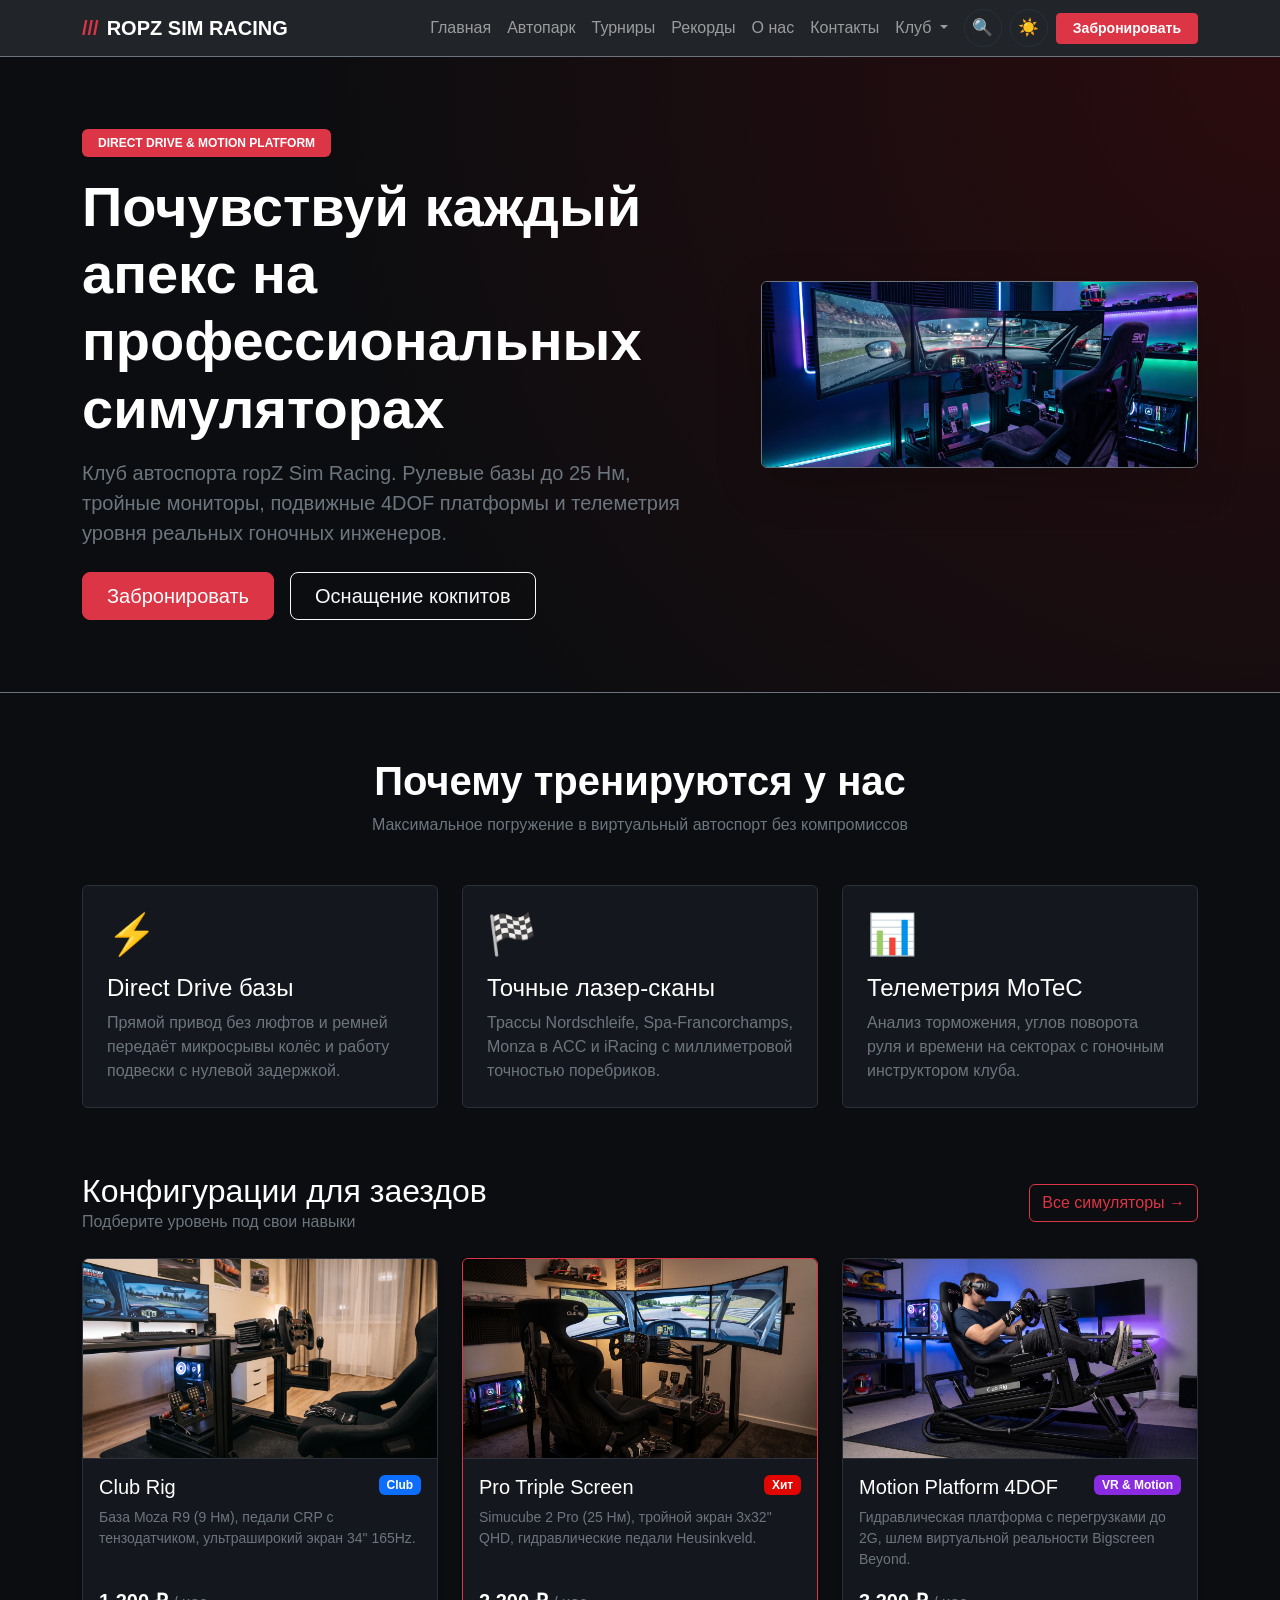
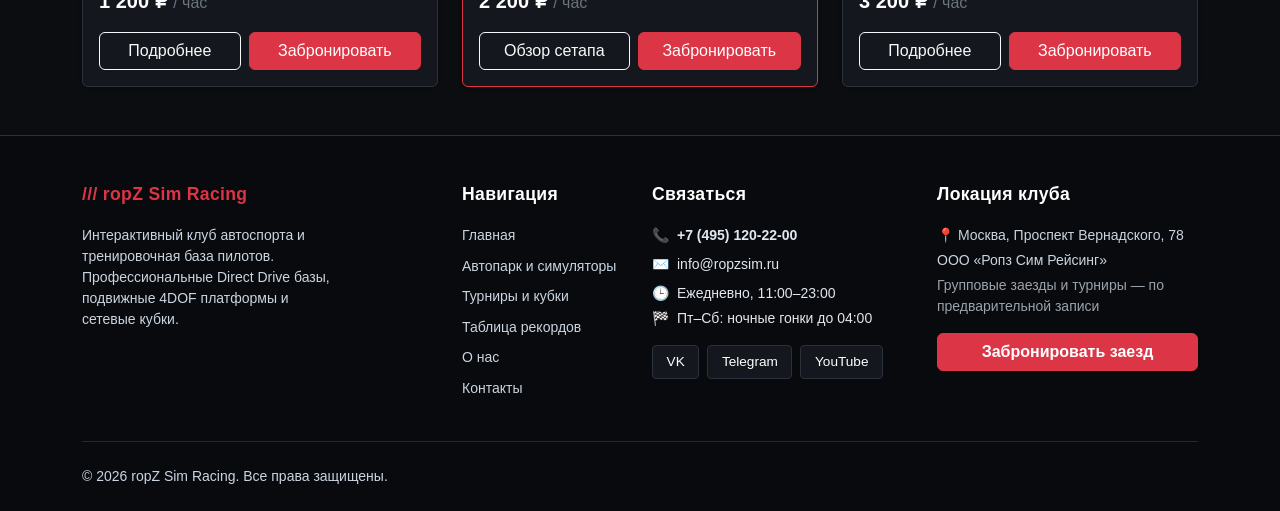
<file: index.html>
<!DOCTYPE html>
<html lang="ru">
<head>
  <meta charset="UTF-8">
  <meta name="viewport" content="width=device-width, initial-scale=1.0">
  <title>ropZ Sim Racing — Центр автосимуляторов</title>
  <link href="https://cdn.jsdelivr.net/npm/bootstrap@5.3.3/dist/css/bootstrap.min.css" rel="stylesheet">
  <link rel="stylesheet" href="css/custom.css">
</head>
<body id="top">

  <!-- Навигация: Главная -> Автопарк -> О нас -> Контакты -> Дополнительно -> Забронировать -->
  <nav class="navbar navbar-expand-xl navbar-dark bg-dark sticky-top border-bottom border-secondary">
    <div class="container">
      <a class="navbar-brand fw-bold text-uppercase d-flex align-items-center gap-2" href="index.html">
        <span class="text-danger">///</span> ropZ Sim Racing
      </a>
      <button class="navbar-toggler" type="button" data-bs-toggle="collapse" data-bs-target="#mainNavbar" aria-controls="mainNavbar" aria-expanded="false" aria-label="Переключить навигацию">
        <span class="navbar-toggler-icon"></span>
      </button>
      <div class="collapse navbar-collapse" id="mainNavbar">
        <ul class="navbar-nav ms-auto align-items-xl-center">
          <li class="nav-item"><a class="nav-link" href="index.html">Главная</a></li>
          <li class="nav-item"><a class="nav-link" href="catalog.html">Автопарк</a></li>
          <li class="nav-item"><a class="nav-link" href="tournaments.html">Турниры</a></li>
          <li class="nav-item"><a class="nav-link" href="leaderboard.html">Рекорды</a></li>
          <li class="nav-item"><a class="nav-link" href="about.html">О нас</a></li>
          <li class="nav-item"><a class="nav-link" href="contacts.html">Контакты</a></li>
          <li class="nav-item dropdown">
            <a class="nav-link dropdown-toggle" href="#" role="button" data-bs-toggle="dropdown" aria-expanded="false">
              Клуб
            </a>
            <ul class="dropdown-menu dropdown-menu-dark">
              <li><a class="dropdown-item" href="product.html">Обзор кокпита Pro</a></li>
              <li><a class="dropdown-item" href="catalog.html#faq">Регламент и FAQ</a></li>
            </ul>
          </li>
          <!-- Кнопка глобального поиска -->
          <li class="nav-item ms-xl-2 mt-2 mt-xl-0">
            <button class="search-trigger-btn" type="button" data-bs-toggle="modal" data-bs-target="#globalSearchModal" aria-label="Поиск по сайту" title="Поиск (Ctrl+K)">
              🔍
            </button>
          </li>
          <!-- Кнопка переключения темы -->
          <li class="nav-item ms-xl-2 mt-2 mt-xl-0">
            <button id="themeToggleBtn" class="theme-toggle-btn" type="button" aria-label="Сменить тему" title="Сменить тему">
              <span id="themeIcon">☀️</span>
            </button>
          </li>
          <li class="nav-item ms-xl-2 mt-2 mt-xl-0">
            <a class="btn btn-danger btn-sm px-3 fw-semibold" href="order.html">Забронировать</a>
          </li>
        </ul>
      </div>
    </div>
  </nav>

  <!-- Hero-блок -->
  <header class="py-5 border-bottom border-secondary" style="background: radial-gradient(circle at top right, rgba(225, 6, 0, 0.15), transparent 70%);">
    <div class="container py-lg-4">
      <div class="row align-items-center g-5">
        <div class="col-12 col-lg-7">
          <span class="badge bg-danger mb-3 px-3 py-2 text-uppercase">Direct Drive & Motion Platform</span>
          <h1 class="display-4 fw-bold text-white mb-3">
            Почувствуй каждый апекс на профессиональных симуляторах
          </h1>
          <p class="lead text-secondary mb-4">
            Клуб автоспорта ropZ Sim Racing. Рулевые базы до 25 Нм, тройные мониторы, подвижные 4DOF платформы и телеметрия уровня реальных гоночных инженеров.
          </p>
          <div class="d-flex flex-wrap gap-3">
            <a class="btn btn-danger btn-lg px-4" href="order.html">Забронировать</a>
            <a class="btn btn-outline-light btn-lg px-4" href="catalog.html">Оснащение кокпитов</a>
          </div>
        </div>
        <div class="col-12 col-lg-5 text-center">
          <img src="images/hero-sim.jpg" class="img-fluid rounded border border-secondary shadow-lg" alt="Кокпит ropZ Sim Racing">
        </div>
      </div>
    </div>
  </header>

  <!-- Преимущества -->
  <section class="container my-5 py-3">
    <div class="text-center mb-5">
      <h2 class="h1 fw-bold text-white">Почему тренируются у нас</h2>
      <p class="text-secondary">Максимальное погружение в виртуальный автоспорт без компромиссов</p>
    </div>
    <div class="row g-4">
      <div class="col-12 col-md-4">
        <div class="sim-card p-4 rounded h-100">
          <div class="display-6 text-danger mb-3">⚡</div>
          <h3 class="h4 text-white">Direct Drive базы</h3>
          <p class="text-secondary mb-0">Прямой привод без люфтов и ремней передаёт микросрывы колёс и работу подвески с нулевой задержкой.</p>
        </div>
      </div>
      <div class="col-12 col-md-4">
        <div class="sim-card p-4 rounded h-100">
          <div class="display-6 text-danger mb-3">🏁</div>
          <h3 class="h4 text-white">Точные лазер-сканы</h3>
          <p class="text-secondary mb-0">Трассы Nordschleife, Spa-Francorchamps, Monza в ACC и iRacing с миллиметровой точностью поребриков.</p>
        </div>
      </div>
      <div class="col-12 col-md-4">
        <div class="sim-card p-4 rounded h-100">
          <div class="display-6 text-danger mb-3">📊</div>
          <h3 class="h4 text-white">Телеметрия MoTeC</h3>
          <p class="text-secondary mb-0">Анализ торможения, углов поворота руля и времени на секторах с гоночным инструктором клуба.</p>
        </div>
      </div>
    </div>
  </section>

  <!-- Популярные сетапы -->
  <section class="container my-5">
    <div class="d-flex justify-content-between align-items-center mb-4">
      <div>
        <h2 class="h2 text-white mb-0">Конфигурации для заездов</h2>
        <p class="text-secondary mb-0">Подберите уровень под свои навыки</p>
      </div>
      <a class="btn btn-outline-danger" href="catalog.html">Все симуляторы &rarr;</a>
    </div>

    <div class="row g-4">
      <div class="col-12 col-md-6 col-lg-4">
        <div class="card sim-card h-100 shadow-sm">
          <img src="images/sim-club.jpg" class="card-img-top" alt="Club Rig">
          <div class="card-body d-flex flex-column">
            <div class="d-flex justify-content-between align-items-start mb-2">
              <h3 class="card-title h5 text-white mb-0">Club Rig</h3>
              <span class="badge badge-club">Club</span>
            </div>
            <p class="card-text text-secondary small">База Moza R9 (9 Нм), педали CRP с тензодатчиком, ультраширокий экран 34" 165Hz.</p>
            <p class="fw-bold fs-5 text-white mt-auto mb-3">1 200 ₽ <span class="fs-6 text-secondary fw-normal">/ час</span></p>
            <div class="d-flex gap-2">
              <a class="btn btn-outline-light flex-fill" href="catalog.html">Подробнее</a>
              <a class="btn btn-danger flex-fill" href="order.html">Забронировать</a>
            </div>
          </div>
        </div>
      </div>

      <div class="col-12 col-md-6 col-lg-4">
        <div class="card sim-card h-100 shadow-sm border-danger">
          <img src="images/sim-pro.jpg" class="card-img-top" alt="Pro Triple Screen">
          <div class="card-body d-flex flex-column">
            <div class="d-flex justify-content-between align-items-start mb-2">
              <h3 class="card-title h5 text-white mb-0">Pro Triple Screen</h3>
              <span class="badge badge-pro">Хит</span>
            </div>
            <p class="card-text text-secondary small">Simucube 2 Pro (25 Нм), тройной экран 3x32" QHD, гидравлические педали Heusinkveld.</p>
            <p class="fw-bold fs-5 text-white mt-auto mb-3">2 200 ₽ <span class="fs-6 text-secondary fw-normal">/ час</span></p>
            <div class="d-flex gap-2">
              <a class="btn btn-outline-light flex-fill" href="product.html">Обзор сетапа</a>
              <a class="btn btn-danger flex-fill" href="order.html">Забронировать</a>
            </div>
          </div>
        </div>
      </div>

      <div class="col-12 col-md-6 col-lg-4">
        <div class="card sim-card h-100 shadow-sm">
          <img src="images/sim-motion.jpg" class="card-img-top" alt="Motion Platform 4DOF">
          <div class="card-body d-flex flex-column">
            <div class="d-flex justify-content-between align-items-start mb-2">
              <h3 class="card-title h5 text-white mb-0">Motion Platform 4DOF</h3>
              <span class="badge badge-motion">VR & Motion</span>
            </div>
            <p class="card-text text-secondary small">Гидравлическая платформа с перегрузками до 2G, шлем виртуальной реальности Bigscreen Beyond.</p>
            <p class="fw-bold fs-5 text-white mt-auto mb-3">3 200 ₽ <span class="fs-6 text-secondary fw-normal">/ час</span></p>
            <div class="d-flex gap-2">
              <a class="btn btn-outline-light flex-fill" href="catalog.html">Подробнее</a>
              <a class="btn btn-danger flex-fill" href="order.html">Забронировать</a>
            </div>
          </div>
        </div>
      </div>
    </div>
  </section>

  <!-- Футер -->
  <footer class="site-footer pt-5 pb-4 mt-5">
    <div class="container">
      <div class="row g-4">
        <!-- Колонка 1: О клубе (без соцсетей) -->
        <div class="col-12 col-md-6 col-lg-3">
          <h3 class="footer-heading text-danger">/// ropZ Sim Racing</h3>
          <p class="footer-text-bright small mb-0">
            Интерактивный клуб автоспорта и тренировочная база пилотов. Профессиональные Direct Drive базы, подвижные 4DOF платформы и сетевые кубки.
          </p>
        </div>

        <!-- Колонка 2: Навигация -->
        <div class="col-6 col-md-3 col-lg-2 offset-lg-1">
          <h4 class="footer-heading">Навигация</h4>
          <ul class="footer-links small">
            <li><a href="index.html">Главная</a></li>
            <li><a href="catalog.html">Автопарк и симуляторы</a></li>
            <li><a href="tournaments.html">Турниры и кубки</a></li>
            <li><a href="leaderboard.html">Таблица рекордов</a></li>
            <li><a href="about.html">О нас</a></li>
            <li><a href="contacts.html">Контакты</a></li>
          </ul>
        </div>

        <!-- Колонка 3: Связаться (с ярким текстом и соцсетями) -->
        <div class="col-6 col-md-3 col-lg-3">
          <h4 class="footer-heading">Связаться</h4>
          <div class="small">
            <div class="footer-contact-item mb-2">
              <span class="me-2">📞</span><a href="tel:+74951202200" class="fw-semibold text-decoration-none">+7 (495) 120-22-00</a>
            </div>
            <div class="footer-contact-item mb-2">
              <span class="me-2">✉️</span><a href="mailto:info@ropzsim.ru" class="text-decoration-none">info@ropzsim.ru</a>
            </div>
            <div class="footer-contact-item mb-1">
              <span class="me-2">🕒</span>Ежедневно, 11:00–23:00
            </div>
            <div class="footer-contact-item mb-3">
              <span class="me-2">🏁</span>Пт–Сб: ночные гонки до 04:00
            </div>

            <!-- Соцсети теперь здесь -->
            <div class="d-flex gap-2">
              <a href="https://vk.com" target="_blank" rel="noopener noreferrer" class="social-pill">VK</a>
              <a href="https://t.me" target="_blank" rel="noopener noreferrer" class="social-pill">Telegram</a>
              <a href="https://youtube.com" target="_blank" rel="noopener noreferrer" class="social-pill">YouTube</a>
            </div>
          </div>
        </div>

        <!-- Колонка 4: Локация -->
        <div class="col-12 col-md-6 col-lg-3">
          <h4 class="footer-heading">Локация клуба</h4>
          <p class="small footer-text-bright mb-1"><span class="me-1">📍</span>Москва, Проспект Вернадского, 78</p>
          <p class="small footer-text-bright mb-1">ООО «Ропз Сим Рейсинг»</p>
          <p class="small footer-text-bright mb-3 opacity-75">Групповые заезды и турниры — по предварительной записи</p>
          <a class="btn btn-danger w-100 fw-semibold" href="order.html">Забронировать заезд</a>
        </div>
      </div>

      <div class="footer-bottom d-flex justify-content-between align-items-center">
        <span class="small">© 2026 ropZ Sim Racing. Все права защищены.</span>
      </div>
    </div>
  </footer>

  <!-- Кнопка «Наверх» -->
  <button id="scrollTopBtn" class="scroll-to-top-btn" type="button" aria-label="Вернуться наверх" title="На старт">
    <svg viewBox="0 0 24 24" xmlns="http://www.w3.org/2000/svg">
      <path d="M12 2C6.48 2 2 6.48 2 12s4.48 10 10 10 10-4.48 10-10S17.52 2 12 2zm0 2c4.08 0 7.44 3.05 7.93 7h-3.08c-.41-1.16-1.52-2-2.85-2s-2.44.84-2.85 2H4.07C4.56 7.05 7.92 4 12 4zm-1 9c0-.55.45-1 1-1s1 .45 1 1-.45 1-1 1-1-.45-1-1zm-6.93 0h3.08c.41 1.16 1.52 2 2.85 2s2.44-.84 2.85-2h3.08c-.49 3.95-3.85 7-7.93 7s-7.44-3.05-7.93-7z"/>
    </svg>
  </button>

  <script src="https://cdn.jsdelivr.net/npm/bootstrap@5.3.3/dist/js/bootstrap.bundle.min.js"></script>
  <script src="js/main.js"></script>
</body>
</html>
</file>
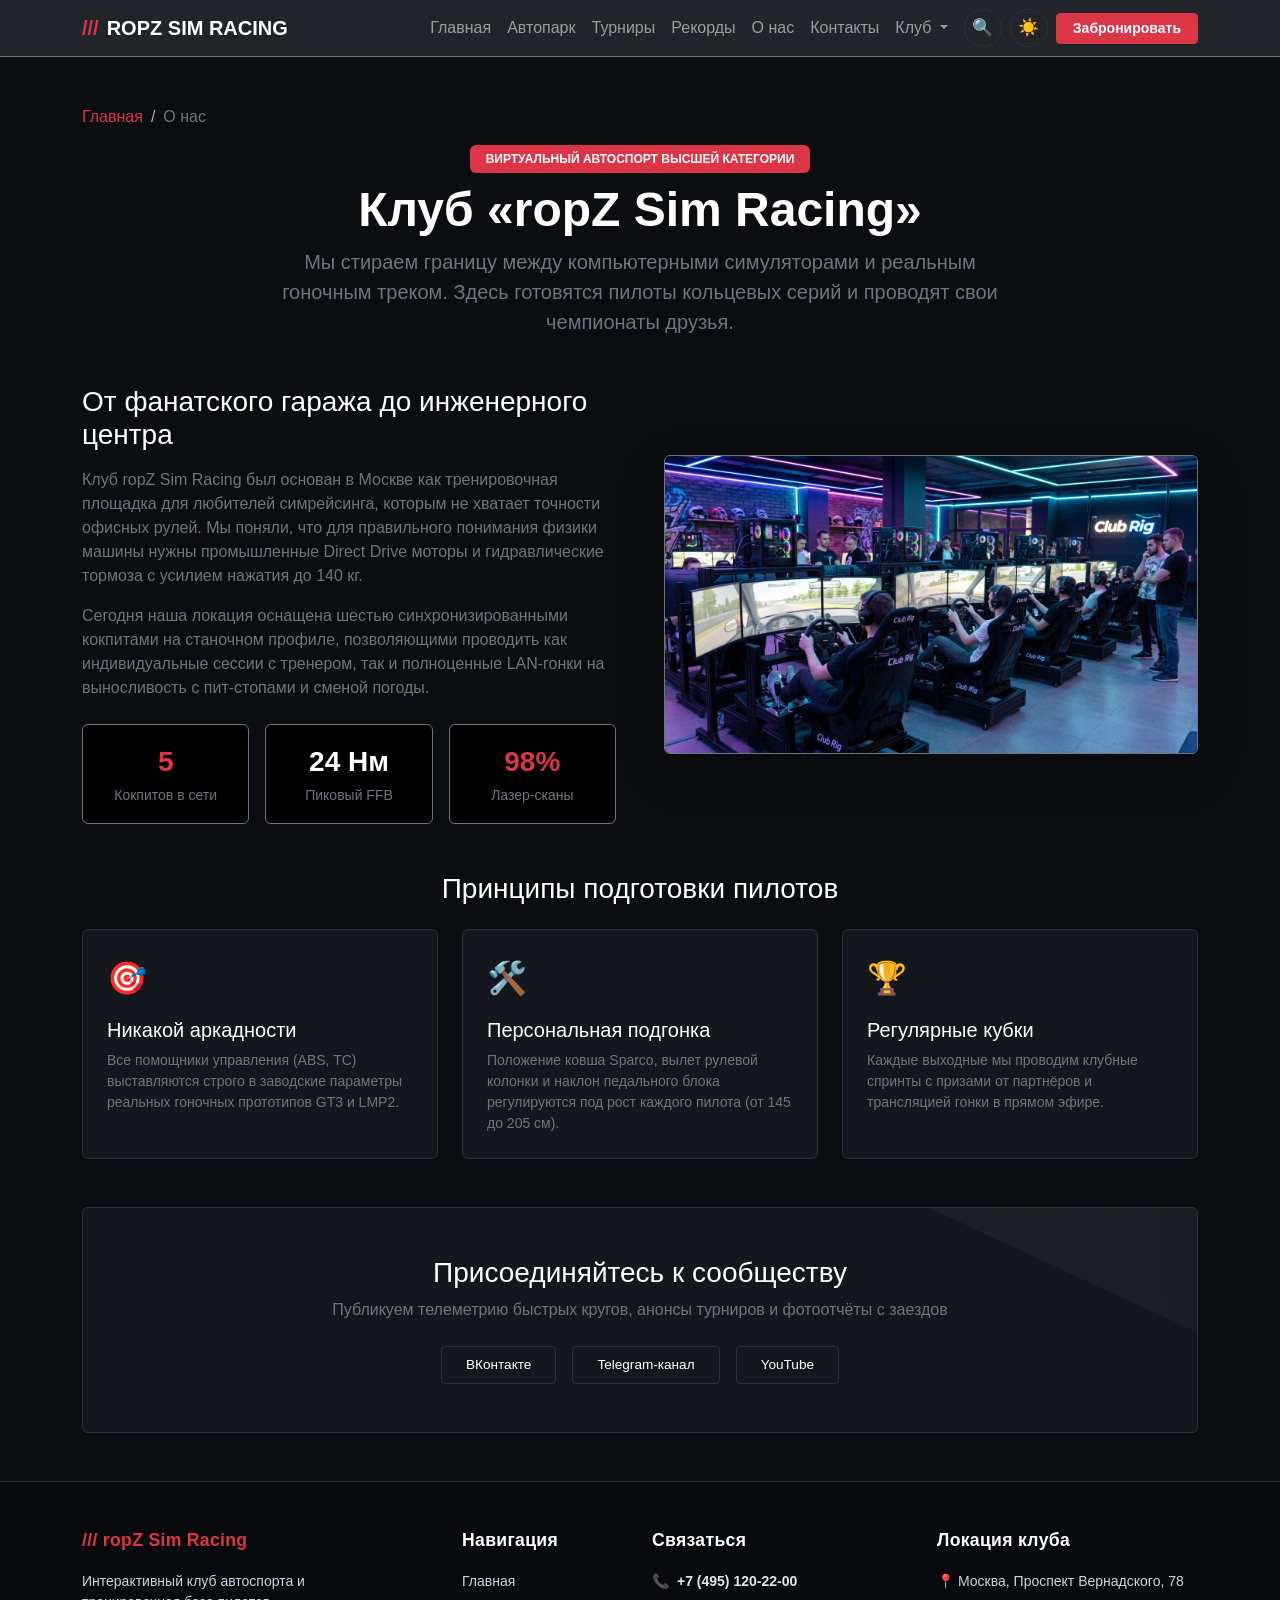
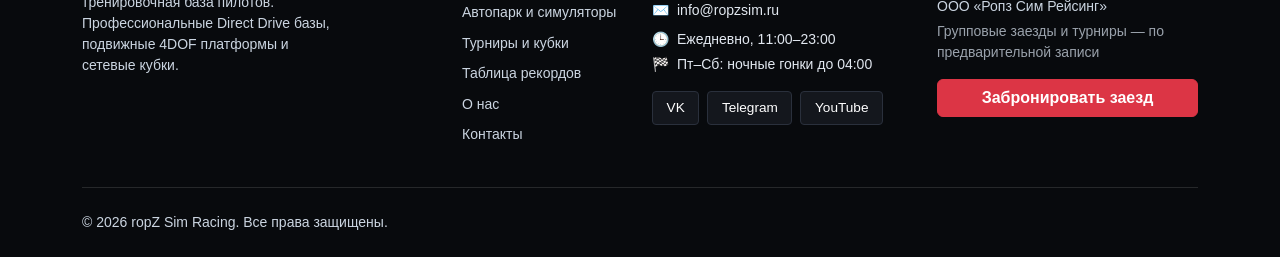
<file: about.html>
<!DOCTYPE html>
<html lang="ru">
<head>
  <meta charset="UTF-8">
  <meta name="viewport" content="width=device-width, initial-scale=1.0">
  <title>О нас — ropZ Sim Racing</title>
  <link href="https://cdn.jsdelivr.net/npm/bootstrap@5.3.3/dist/css/bootstrap.min.css" rel="stylesheet">
  <link rel="stylesheet" href="css/custom.css">
</head>
<body id="top">

  <!-- Навигация: Главная -> Автопарк -> О нас (active) -> Контакты -> Дополнительно -> Забронировать -->
  <nav class="navbar navbar-expand-xl navbar-dark bg-dark sticky-top border-bottom border-secondary">
    <div class="container">
      <a class="navbar-brand fw-bold text-uppercase d-flex align-items-center gap-2" href="index.html">
        <span class="text-danger">///</span> ropZ Sim Racing
      </a>
      <button class="navbar-toggler" type="button" data-bs-toggle="collapse" data-bs-target="#mainNavbar" aria-controls="mainNavbar" aria-expanded="false" aria-label="Переключить навигацию">
        <span class="navbar-toggler-icon"></span>
      </button>
      <div class="collapse navbar-collapse" id="mainNavbar">
        <ul class="navbar-nav ms-auto align-items-xl-center">
          <li class="nav-item"><a class="nav-link" href="index.html">Главная</a></li>
          <li class="nav-item"><a class="nav-link" href="catalog.html">Автопарк</a></li>
          <li class="nav-item"><a class="nav-link" href="tournaments.html">Турниры</a></li>
          <li class="nav-item"><a class="nav-link" href="leaderboard.html">Рекорды</a></li>
          <li class="nav-item"><a class="nav-link" href="about.html">О нас</a></li>
          <li class="nav-item"><a class="nav-link" href="contacts.html">Контакты</a></li>
          <li class="nav-item dropdown">
            <a class="nav-link dropdown-toggle" href="#" role="button" data-bs-toggle="dropdown" aria-expanded="false">
              Клуб
            </a>
            <ul class="dropdown-menu dropdown-menu-dark">
              <li><a class="dropdown-item" href="product.html">Обзор кокпита Pro</a></li>
              <li><a class="dropdown-item" href="catalog.html#faq">Регламент и FAQ</a></li>
            </ul>
          </li>
          <!-- Кнопка глобального поиска -->
          <li class="nav-item ms-xl-2 mt-2 mt-xl-0">
            <button class="search-trigger-btn" type="button" data-bs-toggle="modal" data-bs-target="#globalSearchModal" aria-label="Поиск по сайту" title="Поиск (Ctrl+K)">
              🔍
            </button>
          </li>
          <!-- Кнопка переключения темы -->
          <li class="nav-item ms-xl-2 mt-2 mt-xl-0">
            <button id="themeToggleBtn" class="theme-toggle-btn" type="button" aria-label="Сменить тему" title="Сменить тему">
              <span id="themeIcon">☀️</span>
            </button>
          </li>
          <li class="nav-item ms-xl-2 mt-2 mt-xl-0">
            <a class="btn btn-danger btn-sm px-3 fw-semibold" href="order.html">Забронировать</a>
          </li>
        </ul>
      </div>
    </div>
  </nav>

  <main class="container my-5">
    <nav aria-label="breadcrumb">
      <ol class="breadcrumb">
        <li class="breadcrumb-item"><a class="text-danger text-decoration-none" href="index.html">Главная</a></li>
        <li class="breadcrumb-item text-secondary active" aria-current="page">О нас</li>
      </ol>
    </nav>

    <!-- Заголовок -->
    <div class="text-center mb-5">
      <span class="badge bg-danger mb-2 px-3 py-2 text-uppercase">Виртуальный автоспорт высшей категории</span>
      <h1 class="display-5 fw-bold text-white">Клуб «ropZ Sim Racing»</h1>
      <p class="text-secondary lead mx-auto" style="max-width: 760px;">
        Мы стираем границу между компьютерными симуляторами и реальным гоночным треком. Здесь готовятся пилоты кольцевых серий и проводят свои чемпионаты друзья.
      </p>
    </div>

    <!-- История и концепция -->
    <div class="row g-5 align-items-center mb-5">
      <div class="col-12 col-lg-6">
        <h2 class="h3 text-white mb-3">От фанатского гаража до инженерного центра</h2>
        <p class="text-secondary">
          Клуб ropZ Sim Racing был основан в Москве как тренировочная площадка для любителей симрейсинга, которым не хватает точности офисных рулей. Мы поняли, что для правильного понимания физики машины нужны промышленные Direct Drive моторы и гидравлические тормоза с усилием нажатия до 140 кг.
        </p>
        <p class="text-secondary">
          Сегодня наша локация оснащена шестью синхронизированными кокпитами на станочном профиле, позволяющими проводить как индивидуальные сессии с тренером, так и полноценные LAN-гонки на выносливость с пит-стопами и сменой погоды.
        </p>

        <!-- Анимированные счётчики -->
        <div class="row g-3 pt-2">
          <div class="col-6 col-sm-4">
            <div class="p-3 bg-black rounded border border-secondary text-center">
              <span class="fs-3 fw-bold text-danger d-block stat-counter" data-target="6" data-suffix="">0</span>
              <span class="small text-secondary">Кокпитов в сети</span>
            </div>
          </div>
          <div class="col-6 col-sm-4">
            <div class="p-3 bg-black rounded border border-secondary text-center">
              <span class="fs-3 fw-bold text-white d-block stat-counter" data-target="25" data-suffix=" Нм">0 Нм</span>
              <span class="small text-secondary">Пиковый FFB</span>
            </div>
          </div>
          <div class="col-12 col-sm-4">
            <div class="p-3 bg-black rounded border border-secondary text-center">
              <span class="fs-3 fw-bold text-danger d-block stat-counter" data-target="100" data-suffix="%">0%</span>
              <span class="small text-secondary">Лазер-сканы</span>
            </div>
          </div>
        </div>
      </div>
      <div class="col-12 col-lg-6">
        <img src="images/sim-lan.jpg" class="img-fluid rounded border border-secondary shadow-lg" alt="Зал ropZ Sim Racing">
      </div>
    </div>

    <!-- Философия -->
    <section class="my-5">
      <h2 class="h3 text-white text-center mb-4">Принципы подготовки пилотов</h2>
      <div class="row g-4">
        <div class="col-12 col-md-4">
          <div class="sim-card p-4 rounded h-100">
            <div class="fs-2 text-danger mb-3">🎯</div>
            <h3 class="h5 text-white">Никакой аркадности</h3>
            <p class="text-secondary small mb-0">
              Все помощники управления (ABS, TC) выставляются строго в заводские параметры реальных гоночных прототипов GT3 и LMP2.
            </p>
          </div>
        </div>
        <div class="col-12 col-md-4">
          <div class="sim-card p-4 rounded h-100">
            <div class="fs-2 text-danger mb-3">🛠️</div>
            <h3 class="h5 text-white">Персональная подгонка</h3>
            <p class="text-secondary small mb-0">
              Положение ковша Sparco, вылет рулевой колонки и наклон педального блока регулируются под рост каждого пилота (от 145 до 205 см).
            </p>
          </div>
        </div>
        <div class="col-12 col-md-4">
          <div class="sim-card p-4 rounded h-100">
            <div class="fs-2 text-danger mb-3">🏆</div>
            <h3 class="h5 text-white">Регулярные кубки</h3>
            <p class="text-secondary small mb-0">
              Каждые выходные мы проводим клубные спринты с призами от партнёров и трансляцией гонки в прямом эфире.
            </p>
          </div>
        </div>
      </div>
    </section>

    <!-- Баннер сообщества -->
    <div class="sim-card p-4 p-lg-5 rounded text-center my-5">
      <h2 class="h3 text-white mb-2">Присоединяйтесь к сообществу</h2>
      <p class="text-secondary mb-4">Публикуем телеметрию быстрых кругов, анонсы турниров и фотоотчёты с заездов</p>
      <div class="d-flex justify-content-center flex-wrap gap-3">
        <a href="https://vk.com" target="_blank" rel="noopener noreferrer" class="social-pill px-4 py-2">
          ВКонтакте
        </a>
        <a href="https://t.me" target="_blank" rel="noopener noreferrer" class="social-pill px-4 py-2">
          Telegram-канал
        </a>
        <a href="https://youtube.com" target="_blank" rel="noopener noreferrer" class="social-pill px-4 py-2">
          YouTube
        </a>
      </div>
    </div>
  </main>

  <!-- Футер -->
  <footer class="site-footer pt-5 pb-4 mt-5">
    <div class="container">
      <div class="row g-4">
        <!-- Колонка 1: О клубе -->
        <div class="col-12 col-md-6 col-lg-3">
          <h3 class="footer-heading text-danger">/// ropZ Sim Racing</h3>
          <p class="footer-text-bright small mb-0">
            Интерактивный клуб автоспорта и тренировочная база пилотов. Профессиональные Direct Drive базы, подвижные 4DOF платформы и сетевые кубки.
          </p>
        </div>

        <!-- Колонка 2: Навигация -->
        <div class="col-6 col-md-3 col-lg-2 offset-lg-1">
          <h4 class="footer-heading">Навигация</h4>
          <ul class="footer-links small">
            <li><a href="index.html">Главная</a></li>
            <li><a href="catalog.html">Автопарк и симуляторы</a></li>
            <li><a href="tournaments.html">Турниры и кубки</a></li>
            <li><a href="leaderboard.html">Таблица рекордов</a></li>
            <li><a href="about.html">О нас</a></li>
            <li><a href="contacts.html">Контакты</a></li>
          </ul>
        </div>

        <!-- Колонка 3: Связаться -->
        <div class="col-6 col-md-3 col-lg-3">
          <h4 class="footer-heading">Связаться</h4>
          <div class="small">
            <div class="footer-contact-item mb-2">
              <span class="me-2">📞</span><a href="tel:+74951202200" class="fw-semibold text-decoration-none">+7 (495) 120-22-00</a>
            </div>
            <div class="footer-contact-item mb-2">
              <span class="me-2">✉️</span><a href="mailto:info@ropzsim.ru" class="text-decoration-none">info@ropzsim.ru</a>
            </div>
            <div class="footer-contact-item mb-1">
              <span class="me-2">🕒</span>Ежедневно, 11:00–23:00
            </div>
            <div class="footer-contact-item mb-3">
              <span class="me-2">🏁</span>Пт–Сб: ночные гонки до 04:00
            </div>

            <div class="d-flex gap-2">
              <a href="https://vk.com" target="_blank" rel="noopener noreferrer" class="social-pill">VK</a>
              <a href="https://t.me" target="_blank" rel="noopener noreferrer" class="social-pill">Telegram</a>
              <a href="https://youtube.com" target="_blank" rel="noopener noreferrer" class="social-pill">YouTube</a>
            </div>
          </div>
        </div>

        <!-- Колонка 4: Локация -->
        <div class="col-12 col-md-6 col-lg-3">
          <h4 class="footer-heading">Локация клуба</h4>
          <p class="small footer-text-bright mb-1"><span class="me-1">📍</span>Москва, Проспект Вернадского, 78</p>
          <p class="small footer-text-bright mb-1">ООО «Ропз Сим Рейсинг»</p>
          <p class="small footer-text-bright mb-3 opacity-75">Групповые заезды и турниры — по предварительной записи</p>
          <a class="btn btn-danger w-100 fw-semibold" href="order.html">Забронировать заезд</a>
        </div>
      </div>

      <div class="footer-bottom d-flex justify-content-between align-items-center">
        <span class="small">© 2026 ropZ Sim Racing. Все права защищены.</span>
      </div>
    </div>
  </footer>

  <!-- Кнопка «Наверх» -->
  <button id="scrollTopBtn" class="scroll-to-top-btn" type="button" aria-label="Вернуться наверх" title="На старт">
    <svg viewBox="0 0 24 24" xmlns="http://www.w3.org/2000/svg">
      <path d="M12 2C6.48 2 2 6.48 2 12s4.48 10 10 10 10-4.48 10-10S17.52 2 12 2zm0 2c4.08 0 7.44 3.05 7.93 7h-3.08c-.41-1.16-1.52-2-2.85-2s-2.44.84-2.85 2H4.07C4.56 7.05 7.92 4 12 4zm-1 9c0-.55.45-1 1-1s1 .45 1 1-.45 1-1 1-1-.45-1-1zm-6.93 0h3.08c.41 1.16 1.52 2 2.85 2s2.44-.84 2.85-2h3.08c-.49 3.95-3.85 7-7.93 7s-7.44-3.05-7.93-7z"/>
    </svg>
  </button>

  <script src="https://cdn.jsdelivr.net/npm/bootstrap@5.3.3/dist/js/bootstrap.bundle.min.js"></script>
  <script src="js/main.js"></script>
</body>
</html>
</file>
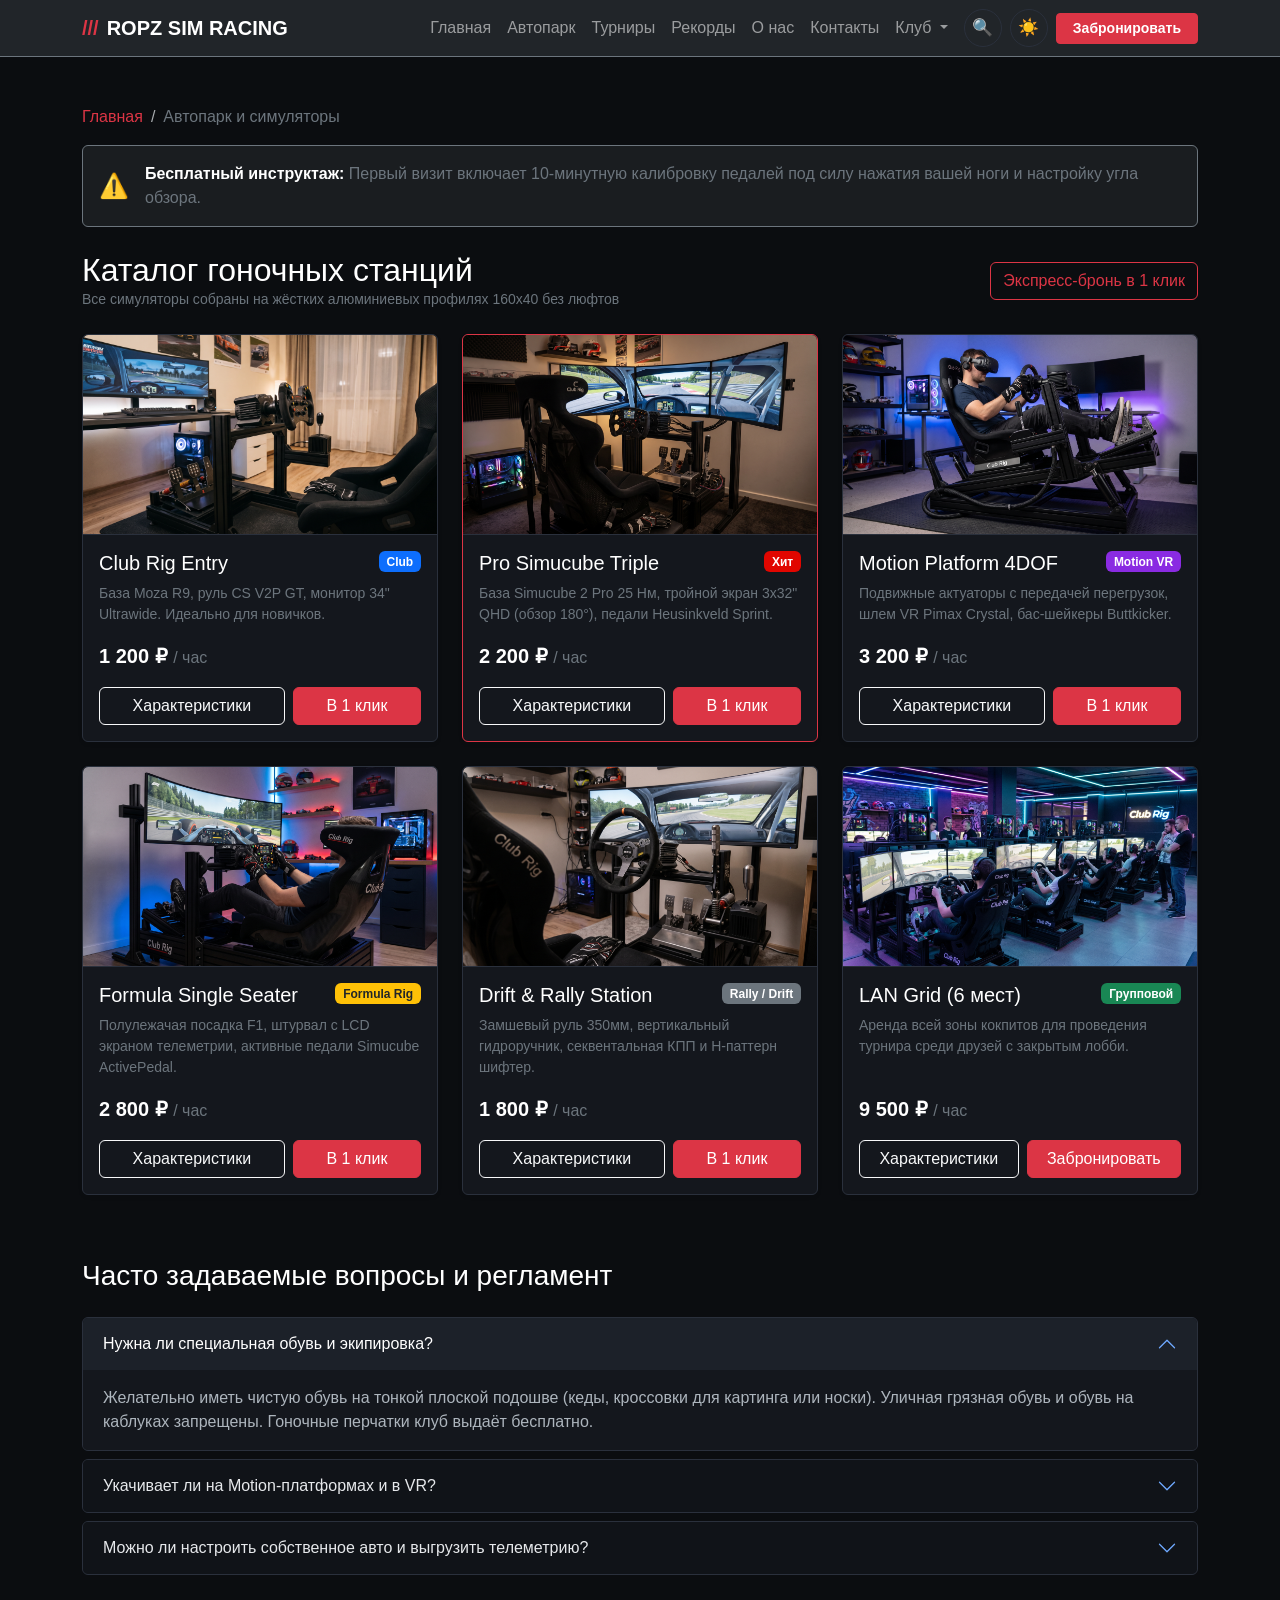
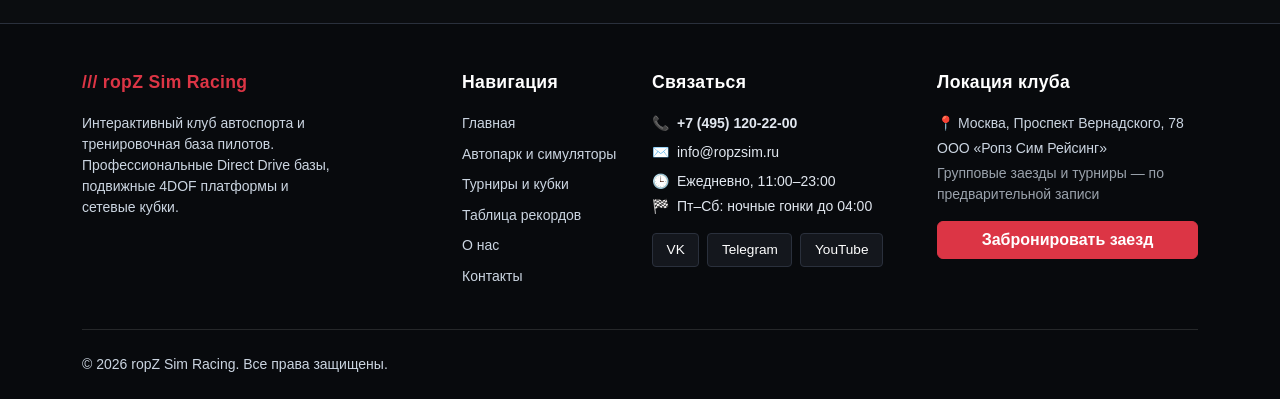
<file: catalog.html>
<!DOCTYPE html>
<html lang="ru">
<head>
  <meta charset="UTF-8">
  <meta name="viewport" content="width=device-width, initial-scale=1.0">
  <title>Кокпиты и автопарк — ropZ Sim Racing</title>
  <link href="https://cdn.jsdelivr.net/npm/bootstrap@5.3.3/dist/css/bootstrap.min.css" rel="stylesheet">
  <link rel="stylesheet" href="css/custom.css">
</head>
<body id="top">

  <!-- Навигация: Главная -> Автопарк (active) -> О нас -> Контакты -> Дополнительно -> Забронировать -->
  <nav class="navbar navbar-expand-xl navbar-dark bg-dark sticky-top border-bottom border-secondary">
    <div class="container">
      <a class="navbar-brand fw-bold text-uppercase d-flex align-items-center gap-2" href="index.html">
        <span class="text-danger">///</span> ropZ Sim Racing
      </a>
      <button class="navbar-toggler" type="button" data-bs-toggle="collapse" data-bs-target="#mainNavbar" aria-controls="mainNavbar" aria-expanded="false" aria-label="Переключить навигацию">
        <span class="navbar-toggler-icon"></span>
      </button>
      <div class="collapse navbar-collapse" id="mainNavbar">
        <ul class="navbar-nav ms-auto align-items-xl-center">
          <li class="nav-item"><a class="nav-link" href="index.html">Главная</a></li>
          <li class="nav-item"><a class="nav-link" href="catalog.html">Автопарк</a></li>
          <li class="nav-item"><a class="nav-link" href="tournaments.html">Турниры</a></li>
          <li class="nav-item"><a class="nav-link" href="leaderboard.html">Рекорды</a></li>
          <li class="nav-item"><a class="nav-link" href="about.html">О нас</a></li>
          <li class="nav-item"><a class="nav-link" href="contacts.html">Контакты</a></li>
          <li class="nav-item dropdown">
            <a class="nav-link dropdown-toggle" href="#" role="button" data-bs-toggle="dropdown" aria-expanded="false">
              Клуб
            </a>
            <ul class="dropdown-menu dropdown-menu-dark">
              <li><a class="dropdown-item" href="product.html">Обзор кокпита Pro</a></li>
              <li><a class="dropdown-item" href="catalog.html#faq">Регламент и FAQ</a></li>
            </ul>
          </li>
          <!-- Кнопка глобального поиска -->
          <li class="nav-item ms-xl-2 mt-2 mt-xl-0">
            <button class="search-trigger-btn" type="button" data-bs-toggle="modal" data-bs-target="#globalSearchModal" aria-label="Поиск по сайту" title="Поиск (Ctrl+K)">
              🔍
            </button>
          </li>
          <!-- Кнопка переключения темы -->
          <li class="nav-item ms-xl-2 mt-2 mt-xl-0">
            <button id="themeToggleBtn" class="theme-toggle-btn" type="button" aria-label="Сменить тему" title="Сменить тему">
              <span id="themeIcon">☀️</span>
            </button>
          </li>
          <li class="nav-item ms-xl-2 mt-2 mt-xl-0">
            <a class="btn btn-danger btn-sm px-3 fw-semibold" href="order.html">Забронировать</a>
          </li>
        </ul>
      </div>
    </div>
  </nav>

  <main class="container my-5">
    <nav aria-label="breadcrumb">
      <ol class="breadcrumb">
        <li class="breadcrumb-item"><a class="text-danger text-decoration-none" href="index.html">Главная</a></li>
        <li class="breadcrumb-item text-secondary active" aria-current="page">Автопарк и симуляторы</li>
      </ol>
    </nav>

    <!-- Контейнер для всплывающего уведомления об успешной заявке из JS -->
    <div id="catalogAlertContainer"></div>

    <div class="alert alert-dark border border-secondary text-secondary d-flex align-items-center gap-3 mb-4" role="alert">
      <span class="fs-4 text-danger">⚠️</span>
      <div>
        <strong class="text-white">Бесплатный инструктаж:</strong> Первый визит включает 10-минутную калибровку педалей под силу нажатия вашей ноги и настройку угла обзора.
      </div>
    </div>

    <div class="d-flex flex-wrap justify-content-between align-items-center mb-4 gap-2">
      <div>
        <h1 class="h2 text-white mb-0">Каталог гоночных станций</h1>
        <p class="text-secondary small mb-0">Все симуляторы собраны на жёстких алюминиевых профилях 160x40 без люфтов</p>
      </div>
      <button class="btn btn-outline-danger" type="button" data-bs-toggle="modal" data-bs-target="#quickOrderModal">
        Экспресс-бронь в 1 клик
      </button>
    </div>

    <!-- Сетка карточек -->
    <div class="row g-4 mb-5">
      <!-- 1 -->
      <div class="col-12 col-md-6 col-lg-4">
        <div class="card sim-card h-100 shadow-sm">
          <img src="images/sim-club.jpg" class="card-img-top" alt="Club Rig Entry">
          <div class="card-body d-flex flex-column">
            <div class="d-flex justify-content-between align-items-start mb-2">
              <h2 class="card-title h5 text-white mb-0">Club Rig Entry</h2>
              <span class="badge badge-club">Club</span>
            </div>
            <p class="card-text text-secondary small">База Moza R9, руль CS V2P GT, монитор 34" Ultrawide. Идеально для новичков.</p>
            <p class="fw-bold fs-5 text-white mt-auto mb-3">1 200 ₽ <span class="fs-6 text-secondary fw-normal">/ час</span></p>
            <div class="d-flex gap-2">
              <a class="btn btn-outline-light flex-fill" href="product.html">Характеристики</a>
              <button class="btn btn-danger flex-fill" type="button" data-bs-toggle="modal" data-bs-target="#quickOrderModal">В 1 клик</button>
            </div>
          </div>
        </div>
      </div>

      <!-- 2 -->
      <div class="col-12 col-md-6 col-lg-4">
        <div class="card sim-card h-100 shadow-sm border-danger">
          <img src="images/sim-pro.jpg" class="card-img-top" alt="Pro Simucube Triple">
          <div class="card-body d-flex flex-column">
            <div class="d-flex justify-content-between align-items-start mb-2">
              <h2 class="card-title h5 text-white mb-0">Pro Simucube Triple</h2>
              <span class="badge badge-pro">Хит</span>
            </div>
            <p class="card-text text-secondary small">База Simucube 2 Pro 25 Нм, тройной экран 3x32" QHD (обзор 180°), педали Heusinkveld Sprint.</p>
            <p class="fw-bold fs-5 text-white mt-auto mb-3">2 200 ₽ <span class="fs-6 text-secondary fw-normal">/ час</span></p>
            <div class="d-flex gap-2">
              <a class="btn btn-outline-light flex-fill" href="product.html">Характеристики</a>
              <button class="btn btn-danger flex-fill" type="button" data-bs-toggle="modal" data-bs-target="#quickOrderModal">В 1 клик</button>
            </div>
          </div>
        </div>
      </div>

      <!-- 3 -->
      <div class="col-12 col-md-6 col-lg-4">
        <div class="card sim-card h-100 shadow-sm">
          <img src="images/sim-motion.jpg" class="card-img-top" alt="Motion Platform 4DOF">
          <div class="card-body d-flex flex-column">
            <div class="d-flex justify-content-between align-items-start mb-2">
              <h2 class="card-title h5 text-white mb-0">Motion Platform 4DOF</h2>
              <span class="badge badge-motion">Motion VR</span>
            </div>
            <p class="card-text text-secondary small">Подвижные актуаторы с передачей перегрузок, шлем VR Pimax Crystal, бас-шейкеры Buttkicker.</p>
            <p class="fw-bold fs-5 text-white mt-auto mb-3">3 200 ₽ <span class="fs-6 text-secondary fw-normal">/ час</span></p>
            <div class="d-flex gap-2">
              <a class="btn btn-outline-light flex-fill" href="product.html">Характеристики</a>
              <button class="btn btn-danger flex-fill" type="button" data-bs-toggle="modal" data-bs-target="#quickOrderModal">В 1 клик</button>
            </div>
          </div>
        </div>
      </div>

      <!-- 4 -->
      <div class="col-12 col-md-6 col-lg-4">
        <div class="card sim-card h-100 shadow-sm">
          <img src="images/sim-formula.jpg" class="card-img-top" alt="Formula Single Seater">
          <div class="card-body d-flex flex-column">
            <div class="d-flex justify-content-between align-items-start mb-2">
              <h2 class="card-title h5 text-white mb-0">Formula Single Seater</h2>
              <span class="badge bg-warning text-dark">Formula Rig</span>
            </div>
            <p class="card-text text-secondary small">Полулежачая посадка F1, штурвал с LCD экраном телеметрии, активные педали Simucube ActivePedal.</p>
            <p class="fw-bold fs-5 text-white mt-auto mb-3">2 800 ₽ <span class="fs-6 text-secondary fw-normal">/ час</span></p>
            <div class="d-flex gap-2">
              <a class="btn btn-outline-light flex-fill" href="product.html">Характеристики</a>
              <button class="btn btn-danger flex-fill" type="button" data-bs-toggle="modal" data-bs-target="#quickOrderModal">В 1 клик</button>
            </div>
          </div>
        </div>
      </div>

      <!-- 5 -->
      <div class="col-12 col-md-6 col-lg-4">
        <div class="card sim-card h-100 shadow-sm">
          <img src="images/sim-drift.jpg" class="card-img-top" alt="Drift & Rally Station">
          <div class="card-body d-flex flex-column">
            <div class="d-flex justify-content-between align-items-start mb-2">
              <h2 class="card-title h5 text-white mb-0">Drift & Rally Station</h2>
              <span class="badge bg-secondary">Rally / Drift</span>
            </div>
            <p class="card-text text-secondary small">Замшевый руль 350мм, вертикальный гидроручник, секвентальная КПП и H-паттерн шифтер.</p>
            <p class="fw-bold fs-5 text-white mt-auto mb-3">1 800 ₽ <span class="fs-6 text-secondary fw-normal">/ час</span></p>
            <div class="d-flex gap-2">
              <a class="btn btn-outline-light flex-fill" href="product.html">Характеристики</a>
              <button class="btn btn-danger flex-fill" type="button" data-bs-toggle="modal" data-bs-target="#quickOrderModal">В 1 клик</button>
            </div>
          </div>
        </div>
      </div>

      <!-- 6 -->
      <div class="col-12 col-md-6 col-lg-4">
        <div class="card sim-card h-100 shadow-sm">
          <img src="images/sim-lan.jpg" class="card-img-top" alt="LAN Battle Grid">
          <div class="card-body d-flex flex-column">
            <div class="d-flex justify-content-between align-items-start mb-2">
              <h2 class="card-title h5 text-white mb-0">LAN Grid (6 мест)</h2>
              <span class="badge bg-success">Групповой</span>
            </div>
            <p class="card-text text-secondary small">Аренда всей зоны кокпитов для проведения турнира среди друзей с закрытым лобби.</p>
            <p class="fw-bold fs-5 text-white mt-auto mb-3">9 500 ₽ <span class="fs-6 text-secondary fw-normal">/ час</span></p>
            <div class="d-flex gap-2">
              <a class="btn btn-outline-light flex-fill" href="product.html">Характеристики</a>
              <a class="btn btn-danger flex-fill" href="order.html">Забронировать</a>
            </div>
          </div>
        </div>
      </div>
    </div>

    <!-- FAQ -->
    <section id="faq" class="my-5 pt-3">
      <h2 class="h3 text-white mb-4">Часто задаваемые вопросы и регламент</h2>
      <div class="accordion accordion-sim" id="simFaqAccordion">
        <div class="accordion-item">
          <h3 class="accordion-header">
            <button class="accordion-button" type="button" data-bs-toggle="collapse" data-bs-target="#faqOne" aria-expanded="true" aria-controls="faqOne">
              Нужна ли специальная обувь и экипировка?
            </button>
          </h3>
          <div id="faqOne" class="accordion-collapse collapse show" data-bs-parent="#simFaqAccordion">
            <div class="accordion-body">
              Желательно иметь чистую обувь на тонкой плоской подошве (кеды, кроссовки для картинга или носки). Уличная грязная обувь и обувь на каблуках запрещены. Гоночные перчатки клуб выдаёт бесплатно.
            </div>
          </div>
        </div>

        <div class="accordion-item">
          <h3 class="accordion-header">
            <button class="accordion-button collapsed" type="button" data-bs-toggle="collapse" data-bs-target="#faqTwo" aria-expanded="false" aria-controls="faqTwo">
              Укачивает ли на Motion-платформах и в VR?
            </button>
          </h3>
          <div id="faqTwo" class="accordion-collapse collapse" data-bs-parent="#simFaqAccordion">
            <div class="accordion-body">
              Наши системы синхронизированы с задержкой менее 5 мс, что сводит конфликт вестибулярного аппарата к минимуму. Для первого раза рекомендуем 30-минутный заезд на трёхмониторном кокпите Pro.
            </div>
          </div>
        </div>

        <div class="accordion-item">
          <h3 class="accordion-header">
            <button class="accordion-button collapsed" type="button" data-bs-toggle="collapse" data-bs-target="#faqThree" aria-expanded="false" aria-controls="faqThree">
              Можно ли настроить собственное авто и выгрузить телеметрию?
            </button>
          </h3>
          <div id="faqThree" class="accordion-collapse collapse" data-bs-parent="#simFaqAccordion">
            <div class="accordion-body">
              Да, администратор помогает выставить давление в шинах, сход-развал, баланс тормозов и скинуть треки данных MoTeC i2 Pro в Telegram после сессии.
            </div>
          </div>
        </div>
      </div>
    </section>
  </main>

  <!-- Модальное окно быстрой заявки -->
  <div class="modal fade" id="quickOrderModal" tabindex="-1" aria-labelledby="quickOrderModalLabel" aria-hidden="true">
    <div class="modal-dialog modal-dialog-centered">
      <div class="modal-content modal-content-sim text-white">
        <div class="modal-header border-secondary">
          <h2 class="modal-title h5 text-danger fw-bold" id="quickOrderModalLabel">Экспресс-бронирование</h2>
          <button type="button" class="btn-close btn-close-white" data-bs-dismiss="modal" aria-label="Закрыть"></button>
        </div>
        <div class="modal-body">
          <p class="text-secondary small">Оставьте номер телефона, инструктор свяжется в течение 5 минут для выбора свободного кокпита.</p>
          <form id="quickOrderForm" novalidate>
            <div class="mb-3">
              <label for="quick-name" class="form-label text-secondary small">Ваше имя *</label>
              <input id="quick-name" type="text" class="form-control form-dark" placeholder="Альберт" required>
              <div class="invalid-feedback">Пожалуйста, введите имя.</div>
            </div>
            <div class="mb-3">
              <label for="quick-phone" class="form-label text-secondary small">Телефон для связи *</label>
              <input id="quick-phone" type="tel" class="form-control form-dark" placeholder="+7 (900) 000-00-00" required>
              <div class="invalid-feedback">Укажите номер телефона.</div>
            </div>
            <div class="form-check mb-3">
              <input id="quick-agree" class="form-check-input" type="checkbox" required checked>
              <label class="form-check-label text-secondary small" for="quick-agree">
                Согласен на условия регламента клуба
              </label>
            </div>
            <div class="d-flex justify-content-end gap-2 border-top border-secondary pt-3">
              <button type="button" class="btn btn-secondary" data-bs-dismiss="modal">Отмена</button>
              <button type="submit" class="btn btn-danger">Отправить заявку</button>
            </div>
          </form>
        </div>
      </div>
    </div>
  </div>

  <!-- Футер -->
  <footer class="site-footer pt-5 pb-4 mt-5">
    <div class="container">
      <div class="row g-4">
        <!-- Колонка 1: О клубе -->
        <div class="col-12 col-md-6 col-lg-3">
          <h3 class="footer-heading text-danger">/// ropZ Sim Racing</h3>
          <p class="footer-text-bright small mb-0">
            Интерактивный клуб автоспорта и тренировочная база пилотов. Профессиональные Direct Drive базы, подвижные 4DOF платформы и сетевые кубки.
          </p>
        </div>

        <!-- Колонка 2: Навигация -->
        <div class="col-6 col-md-3 col-lg-2 offset-lg-1">
          <h4 class="footer-heading">Навигация</h4>
          <ul class="footer-links small">
            <li><a href="index.html">Главная</a></li>
            <li><a href="catalog.html">Автопарк и симуляторы</a></li>
            <li><a href="tournaments.html">Турниры и кубки</a></li>
            <li><a href="leaderboard.html">Таблица рекордов</a></li>
            <li><a href="about.html">О нас</a></li>
            <li><a href="contacts.html">Контакты</a></li>
          </ul>
        </div>

        <!-- Колонка 3: Связаться -->
        <div class="col-6 col-md-3 col-lg-3">
          <h4 class="footer-heading">Связаться</h4>
          <div class="small">
            <div class="footer-contact-item mb-2">
              <span class="me-2">📞</span><a href="tel:+74951202200" class="fw-semibold text-decoration-none">+7 (495) 120-22-00</a>
            </div>
            <div class="footer-contact-item mb-2">
              <span class="me-2">✉️</span><a href="mailto:info@ropzsim.ru" class="text-decoration-none">info@ropzsim.ru</a>
            </div>
            <div class="footer-contact-item mb-1">
              <span class="me-2">🕒</span>Ежедневно, 11:00–23:00
            </div>
            <div class="footer-contact-item mb-3">
              <span class="me-2">🏁</span>Пт–Сб: ночные гонки до 04:00
            </div>

            <div class="d-flex gap-2">
              <a href="https://vk.com" target="_blank" rel="noopener noreferrer" class="social-pill">VK</a>
              <a href="https://t.me" target="_blank" rel="noopener noreferrer" class="social-pill">Telegram</a>
              <a href="https://youtube.com" target="_blank" rel="noopener noreferrer" class="social-pill">YouTube</a>
            </div>
          </div>
        </div>

        <!-- Колонка 4: Локация -->
        <div class="col-12 col-md-6 col-lg-3">
          <h4 class="footer-heading">Локация клуба</h4>
          <p class="small footer-text-bright mb-1"><span class="me-1">📍</span>Москва, Проспект Вернадского, 78</p>
          <p class="small footer-text-bright mb-1">ООО «Ропз Сим Рейсинг»</p>
          <p class="small footer-text-bright mb-3 opacity-75">Групповые заезды и турниры — по предварительной записи</p>
          <a class="btn btn-danger w-100 fw-semibold" href="order.html">Забронировать заезд</a>
        </div>
      </div>

      <div class="footer-bottom d-flex justify-content-between align-items-center">
        <span class="small">© 2026 ropZ Sim Racing. Все права защищены.</span>
      </div>
    </div>
  </footer>

  <!-- Кнопка «Наверх» -->
  <button id="scrollTopBtn" class="scroll-to-top-btn" type="button" aria-label="Вернуться наверх" title="На старт">
    <svg viewBox="0 0 24 24" xmlns="http://www.w3.org/2000/svg">
      <path d="M12 2C6.48 2 2 6.48 2 12s4.48 10 10 10 10-4.48 10-10S17.52 2 12 2zm0 2c4.08 0 7.44 3.05 7.93 7h-3.08c-.41-1.16-1.52-2-2.85-2s-2.44.84-2.85 2H4.07C4.56 7.05 7.92 4 12 4zm-1 9c0-.55.45-1 1-1s1 .45 1 1-.45 1-1 1-1-.45-1-1zm-6.93 0h3.08c.41 1.16 1.52 2 2.85 2s2.44-.84 2.85-2h3.08c-.49 3.95-3.85 7-7.93 7s-7.44-3.05-7.93-7z"/>
    </svg>
  </button>

  <script src="https://cdn.jsdelivr.net/npm/bootstrap@5.3.3/dist/js/bootstrap.bundle.min.js"></script>
  <script src="js/main.js"></script>
</body>
</html>
</file>
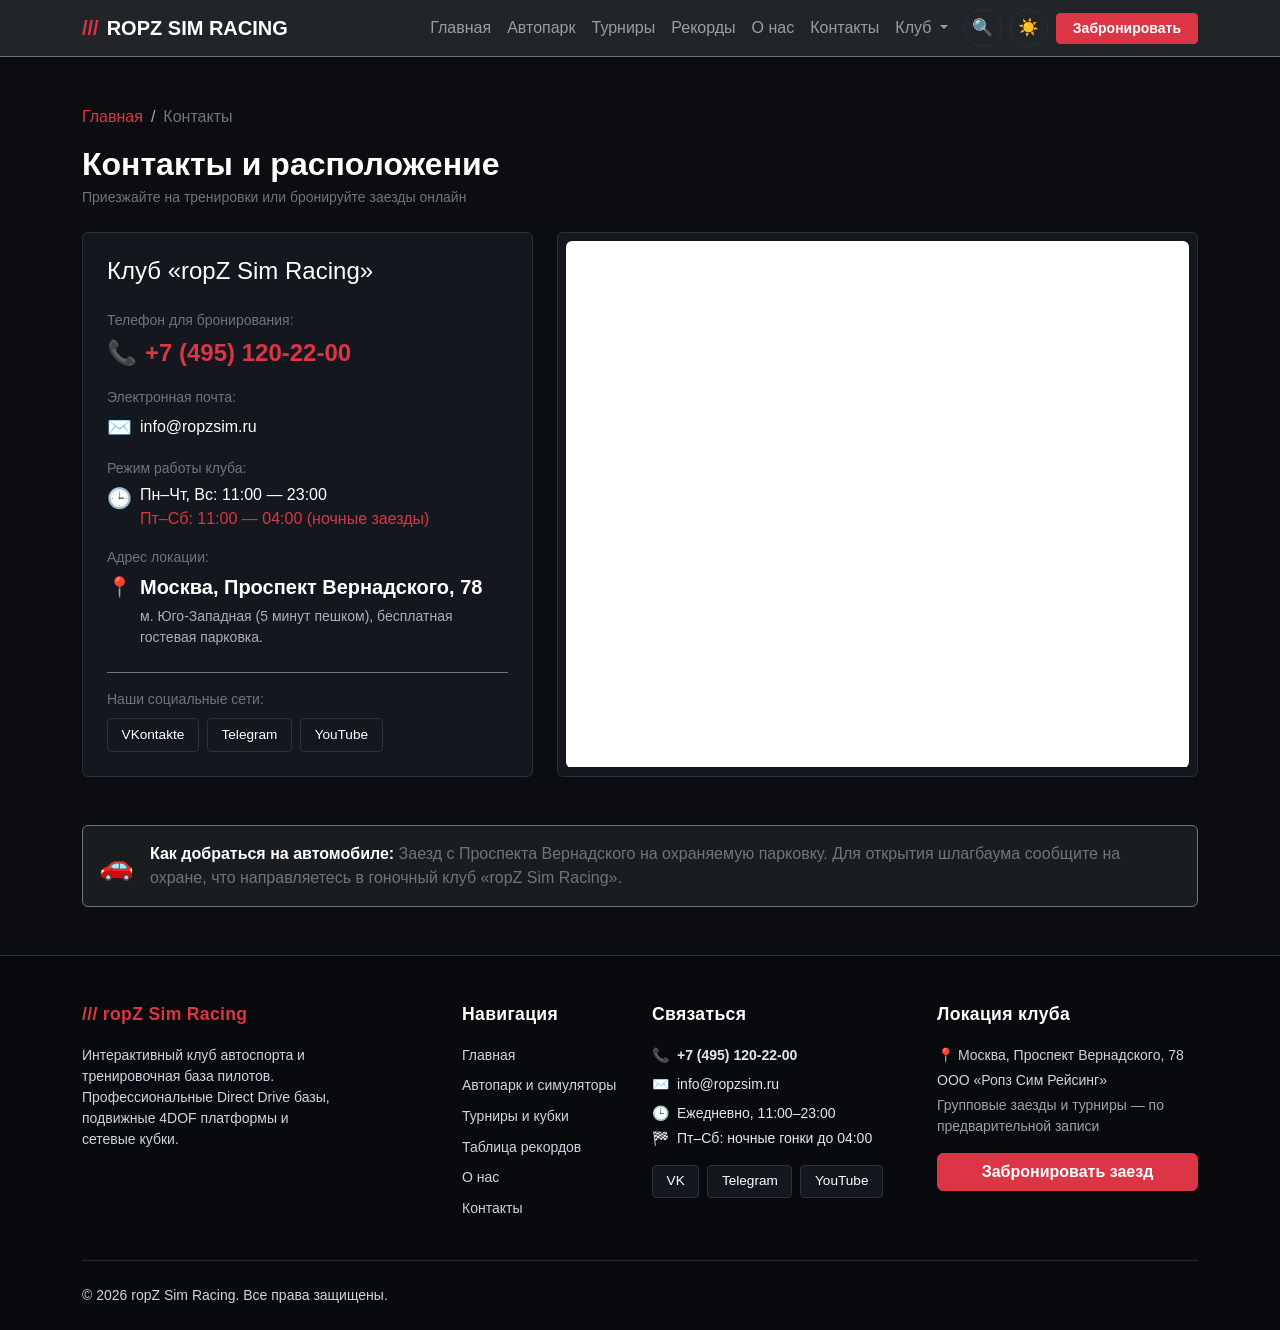
<file: contacts.html>
<!DOCTYPE html>
<html lang="ru">
<head>
  <meta charset="UTF-8">
  <meta name="viewport" content="width=device-width, initial-scale=1.0">
  <title>Контакты и схема проезда — ropZ Sim Racing</title>
  <link href="https://cdn.jsdelivr.net/npm/bootstrap@5.3.3/dist/css/bootstrap.min.css" rel="stylesheet">
  <link rel="stylesheet" href="css/custom.css">
</head>
<body id="top">

  <!-- Навигация: Главная -> Автопарк -> О нас -> Контакты (active) -> Дополнительно -> Забронировать -->
  <nav class="navbar navbar-expand-xl navbar-dark bg-dark sticky-top border-bottom border-secondary">
    <div class="container">
      <a class="navbar-brand fw-bold text-uppercase d-flex align-items-center gap-2" href="index.html">
        <span class="text-danger">///</span> ropZ Sim Racing
      </a>
      <button class="navbar-toggler" type="button" data-bs-toggle="collapse" data-bs-target="#mainNavbar" aria-controls="mainNavbar" aria-expanded="false" aria-label="Переключить навигацию">
        <span class="navbar-toggler-icon"></span>
      </button>
      <div class="collapse navbar-collapse" id="mainNavbar">
        <ul class="navbar-nav ms-auto align-items-xl-center">
          <li class="nav-item"><a class="nav-link" href="index.html">Главная</a></li>
          <li class="nav-item"><a class="nav-link" href="catalog.html">Автопарк</a></li>
          <li class="nav-item"><a class="nav-link" href="tournaments.html">Турниры</a></li>
          <li class="nav-item"><a class="nav-link" href="leaderboard.html">Рекорды</a></li>
          <li class="nav-item"><a class="nav-link" href="about.html">О нас</a></li>
          <li class="nav-item"><a class="nav-link" href="contacts.html">Контакты</a></li>
          <li class="nav-item dropdown">
            <a class="nav-link dropdown-toggle" href="#" role="button" data-bs-toggle="dropdown" aria-expanded="false">
              Клуб
            </a>
            <ul class="dropdown-menu dropdown-menu-dark">
              <li><a class="dropdown-item" href="product.html">Обзор кокпита Pro</a></li>
              <li><a class="dropdown-item" href="catalog.html#faq">Регламент и FAQ</a></li>
            </ul>
          </li>
          <!-- Кнопка глобального поиска -->
          <li class="nav-item ms-xl-2 mt-2 mt-xl-0">
            <button class="search-trigger-btn" type="button" data-bs-toggle="modal" data-bs-target="#globalSearchModal" aria-label="Поиск по сайту" title="Поиск (Ctrl+K)">
              🔍
            </button>
          </li>
          <!-- Кнопка переключения темы -->
          <li class="nav-item ms-xl-2 mt-2 mt-xl-0">
            <button id="themeToggleBtn" class="theme-toggle-btn" type="button" aria-label="Сменить тему" title="Сменить тему">
              <span id="themeIcon">☀️</span>
            </button>
          </li>
          <li class="nav-item ms-xl-2 mt-2 mt-xl-0">
            <a class="btn btn-danger btn-sm px-3 fw-semibold" href="order.html">Забронировать</a>
          </li>
        </ul>
      </div>
    </div>
  </nav>

  <main class="container my-5">
    <nav aria-label="breadcrumb">
      <ol class="breadcrumb">
        <li class="breadcrumb-item"><a class="text-danger text-decoration-none" href="index.html">Главная</a></li>
        <li class="breadcrumb-item text-secondary active" aria-current="page">Контакты</li>
      </ol>
    </nav>

    <div class="mb-4">
      <h1 class="h2 text-white fw-bold mb-1">Контакты и расположение</h1>
      <p class="text-secondary small">Приезжайте на тренировки или бронируйте заезды онлайн</p>
    </div>

    <div class="row g-4 mb-5">
      <!-- Информация -->
      <div class="col-12 col-lg-5">
        <div class="sim-card p-4 rounded h-100 d-flex flex-column">
          <h2 class="h4 text-white mb-4">Клуб «ropZ Sim Racing»</h2>

          <div class="mb-3">
            <span class="text-secondary small d-block">Телефон для бронирования:</span>
            <div class="d-flex align-items-center gap-2 mt-1">
              <span class="fs-4">📞</span>
              <a href="tel:+74951202200" class="text-danger fw-bold fs-4 text-decoration-none">+7 (495) 120-22-00</a>
            </div>
          </div>

          <div class="mb-3">
            <span class="text-secondary small d-block">Электронная почта:</span>
            <div class="d-flex align-items-center gap-2 mt-1">
              <span class="fs-5">✉️</span>
              <a href="mailto:info@ropzsim.ru" class="text-white text-decoration-none">info@ropzsim.ru</a>
            </div>
          </div>

          <div class="mb-3">
            <span class="text-secondary small d-block">Режим работы клуба:</span>
            <div class="d-flex align-items-start gap-2 mt-1">
              <span class="fs-5">🕒</span>
              <div>
                <span class="text-white d-block">Пн–Чт, Вс: 11:00 — 23:00</span>
                <span class="text-danger d-block">Пт–Сб: 11:00 — 04:00 (ночные заезды)</span>
              </div>
            </div>
          </div>

          <div class="mb-4">
            <span class="text-secondary small d-block">Адрес локации:</span>
            <div class="d-flex align-items-start gap-2 mt-1">
              <span class="fs-5">📍</span>
              <div>
                <strong class="text-white fs-5 d-block">Москва, Проспект Вернадского, 78</strong>
                <p class="text-muted small mt-1 mb-0">м. Юго-Западная (5 минут пешком), бесплатная гостевая парковка.</p>
              </div>
            </div>
          </div>

          <div class="mt-auto pt-3 border-top border-secondary">
            <span class="text-secondary small d-block mb-2">Наши социальные сети:</span>
            <div class="d-flex flex-wrap gap-2">
              <a href="https://vk.com" target="_blank" rel="noopener noreferrer" class="social-pill">
                VKontakte
              </a>
              <a href="https://t.me" target="_blank" rel="noopener noreferrer" class="social-pill">
                Telegram
              </a>
              <a href="https://youtube.com" target="_blank" rel="noopener noreferrer" class="social-pill">
                YouTube
              </a>
            </div>
          </div>
        </div>
      </div>

      <!-- Карта -->
      <div class="col-12 col-lg-7">
        <div class="sim-card p-2 rounded h-100">
          <div class="ratio ratio-16x9 h-100" style="min-height: 400px;">
            <iframe 
              src="https://yandex.ru/map-widget/v1/?ll=37.480000%2C55.670000&z=15&pt=37.480000,55.670000,pm2rdm"
              style="border:0; border-radius: 6px;" 
              allowfullscreen="true" 
              loading="lazy">
            </iframe>
          </div>
        </div>
      </div>
    </div>

    <div class="alert alert-dark border border-secondary text-secondary d-flex align-items-center gap-3" role="alert">
      <span class="fs-3 text-danger">🚗</span>
      <div>
        <strong class="text-white">Как добраться на автомобиле:</strong> Заезд с Проспекта Вернадского на охраняемую парковку. Для открытия шлагбаума сообщите на охране, что направляетесь в гоночный клуб «ropZ Sim Racing».
      </div>
    </div>
  </main>

  <!-- Футер -->
  <footer class="site-footer pt-5 pb-4 mt-5">
    <div class="container">
      <div class="row g-4">
        <!-- Колонка 1: О клубе -->
        <div class="col-12 col-md-6 col-lg-3">
          <h3 class="footer-heading text-danger">/// ropZ Sim Racing</h3>
          <p class="footer-text-bright small mb-0">
            Интерактивный клуб автоспорта и тренировочная база пилотов. Профессиональные Direct Drive базы, подвижные 4DOF платформы и сетевые кубки.
          </p>
        </div>

        <!-- Колонка 2: Навигация -->
        <div class="col-6 col-md-3 col-lg-2 offset-lg-1">
          <h4 class="footer-heading">Навигация</h4>
          <ul class="footer-links small">
            <li><a href="index.html">Главная</a></li>
            <li><a href="catalog.html">Автопарк и симуляторы</a></li>
            <li><a href="tournaments.html">Турниры и кубки</a></li>
            <li><a href="leaderboard.html">Таблица рекордов</a></li>
            <li><a href="about.html">О нас</a></li>
            <li><a href="contacts.html">Контакты</a></li>
          </ul>
        </div>

        <!-- Колонка 3: Связаться -->
        <div class="col-6 col-md-3 col-lg-3">
          <h4 class="footer-heading">Связаться</h4>
          <div class="small">
            <div class="footer-contact-item mb-2">
              <span class="me-2">📞</span><a href="tel:+74951202200" class="fw-semibold text-decoration-none">+7 (495) 120-22-00</a>
            </div>
            <div class="footer-contact-item mb-2">
              <span class="me-2">✉️</span><a href="mailto:info@ropzsim.ru" class="text-decoration-none">info@ropzsim.ru</a>
            </div>
            <div class="footer-contact-item mb-1">
              <span class="me-2">🕒</span>Ежедневно, 11:00–23:00
            </div>
            <div class="footer-contact-item mb-3">
              <span class="me-2">🏁</span>Пт–Сб: ночные гонки до 04:00
            </div>

            <div class="d-flex gap-2">
              <a href="https://vk.com" target="_blank" rel="noopener noreferrer" class="social-pill">VK</a>
              <a href="https://t.me" target="_blank" rel="noopener noreferrer" class="social-pill">Telegram</a>
              <a href="https://youtube.com" target="_blank" rel="noopener noreferrer" class="social-pill">YouTube</a>
            </div>
          </div>
        </div>

        <!-- Колонка 4: Локация -->
        <div class="col-12 col-md-6 col-lg-3">
          <h4 class="footer-heading">Локация клуба</h4>
          <p class="small footer-text-bright mb-1"><span class="me-1">📍</span>Москва, Проспект Вернадского, 78</p>
          <p class="small footer-text-bright mb-1">ООО «Ропз Сим Рейсинг»</p>
          <p class="small footer-text-bright mb-3 opacity-75">Групповые заезды и турниры — по предварительной записи</p>
          <a class="btn btn-danger w-100 fw-semibold" href="order.html">Забронировать заезд</a>
        </div>
      </div>

      <div class="footer-bottom d-flex justify-content-between align-items-center">
        <span class="small">© 2026 ropZ Sim Racing. Все права защищены.</span>
      </div>
    </div>
  </footer>

  <!-- Кнопка «Наверх» -->
  <button id="scrollTopBtn" class="scroll-to-top-btn" type="button" aria-label="Вернуться наверх" title="На старт">
    <svg viewBox="0 0 24 24" xmlns="http://www.w3.org/2000/svg">
      <path d="M12 2C6.48 2 2 6.48 2 12s4.48 10 10 10 10-4.48 10-10S17.52 2 12 2zm0 2c4.08 0 7.44 3.05 7.93 7h-3.08c-.41-1.16-1.52-2-2.85-2s-2.44.84-2.85 2H4.07C4.56 7.05 7.92 4 12 4zm-1 9c0-.55.45-1 1-1s1 .45 1 1-.45 1-1 1-1-.45-1-1zm-6.93 0h3.08c.41 1.16 1.52 2 2.85 2s2.44-.84 2.85-2h3.08c-.49 3.95-3.85 7-7.93 7s-7.44-3.05-7.93-7z"/>
    </svg>
  </button>

  <script src="https://cdn.jsdelivr.net/npm/bootstrap@5.3.3/dist/js/bootstrap.bundle.min.js"></script>
  <script src="js/main.js"></script>
</body>
</html>
</file>
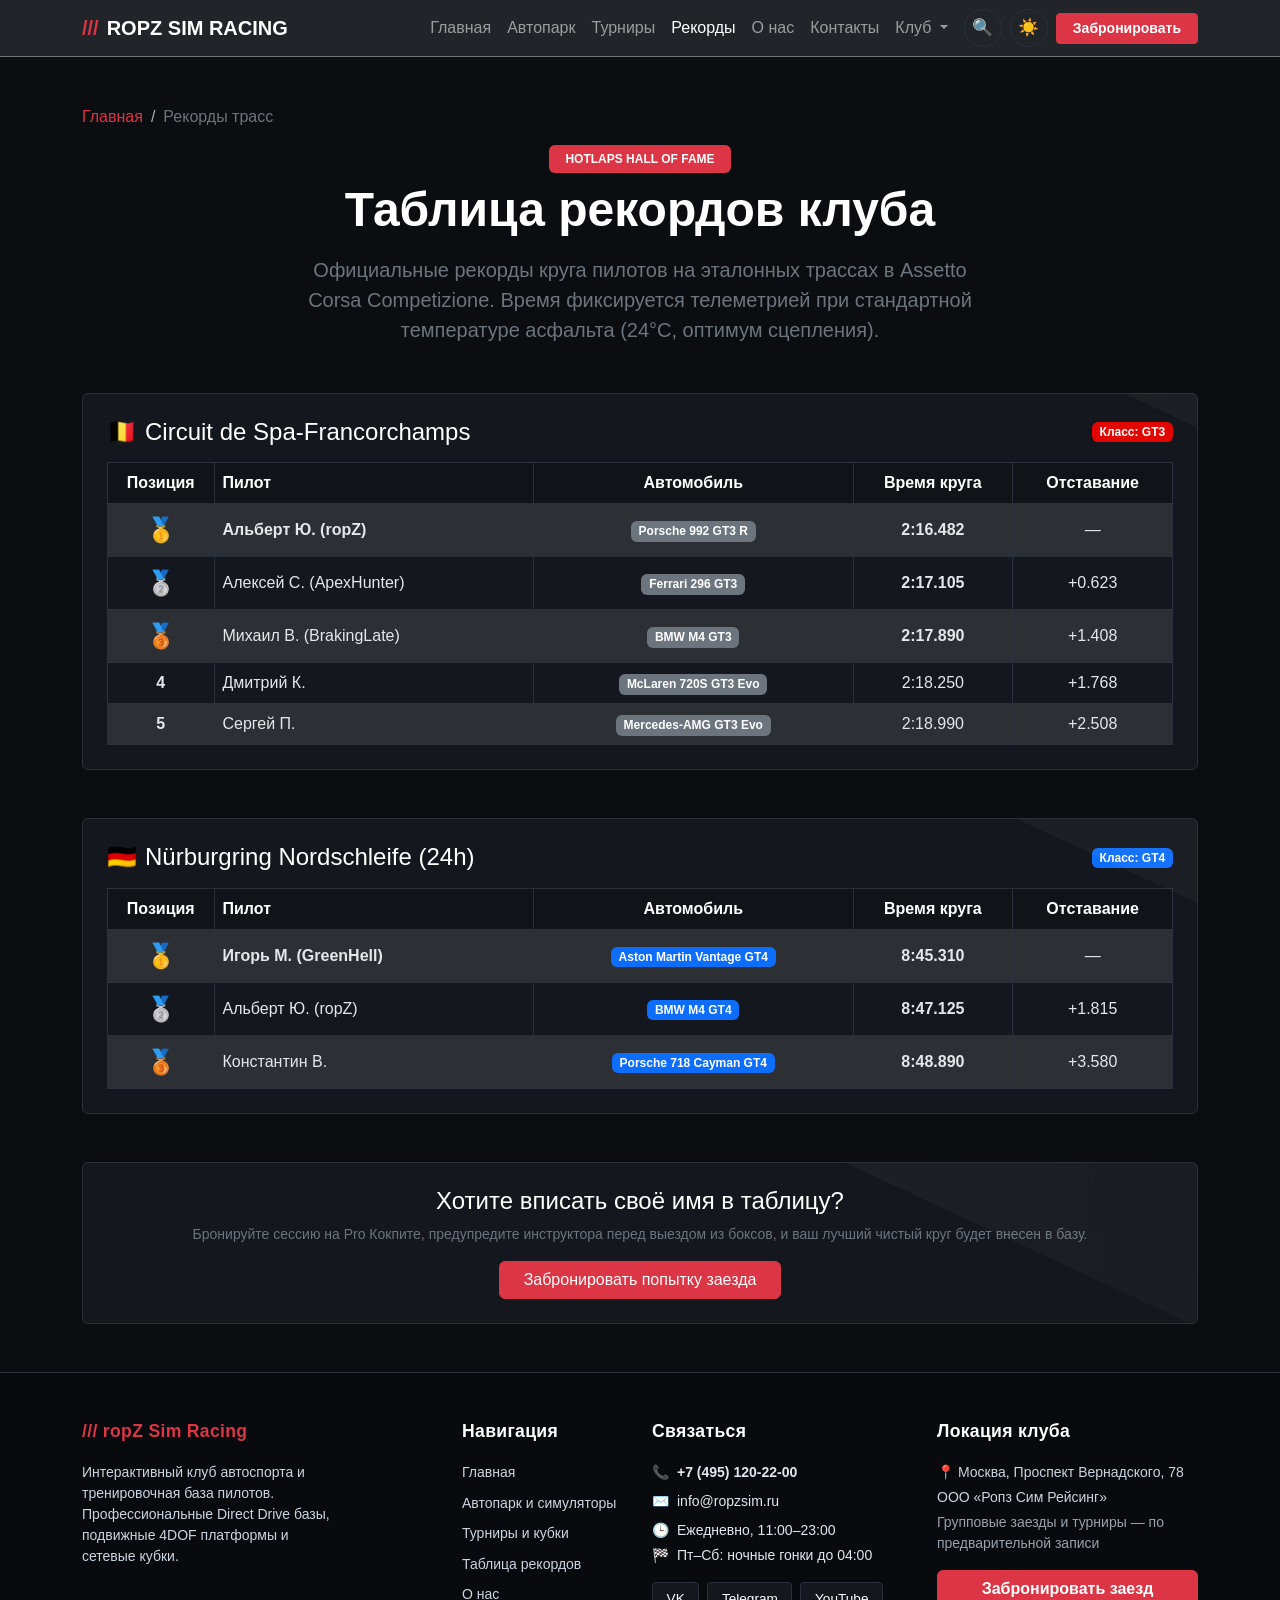
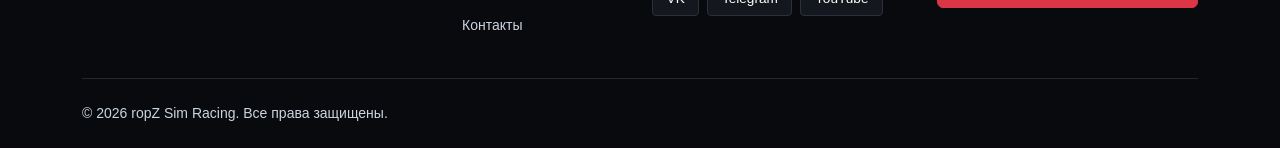
<file: leaderboard.html>
<!DOCTYPE html>
<html lang="ru">
<head>
  <meta charset="UTF-8">
  <meta name="viewport" content="width=device-width, initial-scale=1.0">
  <title>Рекорды трасс (Hotlaps) — ropZ Sim Racing</title>
  <link href="https://cdn.jsdelivr.net/npm/bootstrap@5.3.3/dist/css/bootstrap.min.css" rel="stylesheet">
  <link rel="stylesheet" href="css/custom.css">
</head>
<body id="top">

  <!-- Навигация -->
  <nav class="navbar navbar-expand-xl navbar-dark bg-dark sticky-top border-bottom border-secondary">
    <div class="container">
      <a class="navbar-brand fw-bold text-uppercase d-flex align-items-center gap-2" href="index.html">
        <span class="text-danger">///</span> ropZ Sim Racing
      </a>
      <button class="navbar-toggler" type="button" data-bs-toggle="collapse" data-bs-target="#mainNavbar" aria-controls="mainNavbar" aria-expanded="false" aria-label="Переключить навигацию">
        <span class="navbar-toggler-icon"></span>
      </button>
      <div class="collapse navbar-collapse" id="mainNavbar">
        <ul class="navbar-nav ms-auto align-items-xl-center">
          <li class="nav-item"><a class="nav-link" href="index.html">Главная</a></li>
          <li class="nav-item"><a class="nav-link" href="catalog.html">Автопарк</a></li>
          <li class="nav-item"><a class="nav-link" href="tournaments.html">Турниры</a></li>
          <li class="nav-item"><a class="nav-link active" aria-current="page" href="leaderboard.html">Рекорды</a></li>
          <li class="nav-item"><a class="nav-link" href="about.html">О нас</a></li>
          <li class="nav-item"><a class="nav-link" href="contacts.html">Контакты</a></li>
          <li class="nav-item dropdown">
            <a class="nav-link dropdown-toggle" href="#" role="button" data-bs-toggle="dropdown" aria-expanded="false">
              Клуб
            </a>
            <ul class="dropdown-menu dropdown-menu-dark">
              <li><a class="dropdown-item" href="product.html">Обзор кокпита Pro</a></li>
              <li><a class="dropdown-item" href="catalog.html#faq">Регламент и FAQ</a></li>
              <li><hr class="dropdown-divider"></li>
              <li><a class="dropdown-item" href="order.html">Быстрая запись</a></li>
            </ul>
          </li>
          <!-- Кнопка глобального поиска -->
          <li class="nav-item ms-xl-2 mt-2 mt-xl-0">
            <button class="search-trigger-btn" type="button" data-bs-toggle="modal" data-bs-target="#globalSearchModal" aria-label="Поиск по сайту" title="Поиск (Ctrl+K)">
              🔍
            </button>
          </li>
          <li class="nav-item ms-xl-2 mt-2 mt-xl-0">
            <button id="themeToggleBtn" class="theme-toggle-btn" type="button" aria-label="Сменить тему" title="Сменить тему">
              <span id="themeIcon">☀️</span>
            </button>
          </li>
          <li class="nav-item ms-xl-2 mt-2 mt-xl-0">
            <a class="btn btn-danger btn-sm px-3 fw-semibold" href="order.html">Забронировать</a>
          </li>
        </ul>
      </div>
    </div>
  </nav>

  <main class="container my-5">
    <nav aria-label="breadcrumb">
      <ol class="breadcrumb">
        <li class="breadcrumb-item"><a class="text-danger text-decoration-none" href="index.html">Главная</a></li>
        <li class="breadcrumb-item text-secondary active" aria-current="page">Рекорды трасс</li>
      </ol>
    </nav>

    <div class="text-center mb-5">
      <span class="badge bg-danger mb-2 px-3 py-2 text-uppercase badge-pulse">Hotlaps Hall of Fame</span>
      <h1 class="display-5 fw-bold text-white mb-3">Таблица рекордов клуба</h1>
      <p class="text-secondary lead mx-auto" style="max-width: 700px;">
        Официальные рекорды круга пилотов на эталонных трассах в Assetto Corsa Competizione. Время фиксируется телеметрией при стандартной температуре асфальта (24°C, оптимум сцепления).
      </p>
    </div>

    <!-- Таблица 1: Spa-Francorchamps -->
    <div class="sim-card p-4 rounded mb-5">
      <div class="d-flex justify-content-between align-items-center mb-3">
        <h2 class="h4 text-white mb-0"><span class="fs-4 me-2">🇧🇪</span>Circuit de Spa-Francorchamps</h2>
        <span class="badge badge-pro">Класс: GT3</span>
      </div>
      <div class="table-responsive">
        <table class="table table-dark table-striped table-bordered align-middle mb-0 text-center">
          <thead>
            <tr>
              <th scope="col" style="width: 10%;">Позиция</th>
              <th scope="col" style="width: 30%; text-align: left;">Пилот</th>
              <th scope="col" style="width: 30%;">Автомобиль</th>
              <th scope="col" style="width: 15%;">Время круга</th>
              <th scope="col" style="width: 15%;">Отставание</th>
            </tr>
          </thead>
          <tbody>
            <tr>
              <td><span class="fs-4">🥇</span></td>
              <td class="text-start fw-bold text-white">Альберт Ю. (ropZ)</td>
              <td><span class="badge bg-secondary">Porsche 992 GT3 R</span></td>
              <td class="text-danger fw-bold fs-6">2:16.482</td>
              <td class="text-muted">—</td>
            </tr>
            <tr>
              <td><span class="fs-4">🥈</span></td>
              <td class="text-start text-white">Алексей С. (ApexHunter)</td>
              <td><span class="badge bg-secondary">Ferrari 296 GT3</span></td>
              <td class="fw-semibold">2:17.105</td>
              <td class="text-danger">+0.623</td>
            </tr>
            <tr>
              <td><span class="fs-4">🥉</span></td>
              <td class="text-start text-white">Михаил В. (BrakingLate)</td>
              <td><span class="badge bg-secondary">BMW M4 GT3</span></td>
              <td class="fw-semibold">2:17.890</td>
              <td class="text-danger">+1.408</td>
            </tr>
            <tr>
              <td class="text-muted fw-bold">4</td>
              <td class="text-start text-secondary">Дмитрий К.</td>
              <td><span class="badge bg-secondary">McLaren 720S GT3 Evo</span></td>
              <td>2:18.250</td>
              <td class="text-muted">+1.768</td>
            </tr>
            <tr>
              <td class="text-muted fw-bold">5</td>
              <td class="text-start text-secondary">Сергей П.</td>
              <td><span class="badge bg-secondary">Mercedes-AMG GT3 Evo</span></td>
              <td>2:18.990</td>
              <td class="text-muted">+2.508</td>
            </tr>
          </tbody>
        </table>
      </div>
    </div>

    <!-- Таблица 2: Nordschleife -->
    <div class="sim-card p-4 rounded mb-5">
      <div class="d-flex justify-content-between align-items-center mb-3">
        <h2 class="h4 text-white mb-0"><span class="fs-4 me-2">🇩🇪</span>Nürburgring Nordschleife (24h)</h2>
        <span class="badge badge-club">Класс: GT4</span>
      </div>
      <div class="table-responsive">
        <table class="table table-dark table-striped table-bordered align-middle mb-0 text-center">
          <thead>
            <tr>
              <th scope="col" style="width: 10%;">Позиция</th>
              <th scope="col" style="width: 30%; text-align: left;">Пилот</th>
              <th scope="col" style="width: 30%;">Автомобиль</th>
              <th scope="col" style="width: 15%;">Время круга</th>
              <th scope="col" style="width: 15%;">Отставание</th>
            </tr>
          </thead>
          <tbody>
            <tr>
              <td><span class="fs-4">🥇</span></td>
              <td class="text-start fw-bold text-white">Игорь М. (GreenHell)</td>
              <td><span class="badge bg-primary">Aston Martin Vantage GT4</span></td>
              <td class="text-danger fw-bold fs-6">8:45.310</td>
              <td class="text-muted">—</td>
            </tr>
            <tr>
              <td><span class="fs-4">🥈</span></td>
              <td class="text-start text-white">Альберт Ю. (ropZ)</td>
              <td><span class="badge bg-primary">BMW M4 GT4</span></td>
              <td class="fw-semibold">8:47.125</td>
              <td class="text-danger">+1.815</td>
            </tr>
            <tr>
              <td><span class="fs-4">🥉</span></td>
              <td class="text-start text-white">Константин В.</td>
              <td><span class="badge bg-primary">Porsche 718 Cayman GT4</span></td>
              <td class="fw-semibold">8:48.890</td>
              <td class="text-danger">+3.580</td>
            </tr>
          </tbody>
        </table>
      </div>
    </div>

    <!-- Мотивационный блок -->
    <div class="sim-card p-4 rounded text-center">
      <h3 class="h4 text-white mb-2">Хотите вписать своё имя в таблицу?</h3>
      <p class="text-secondary small mb-3">Бронируйте сессию на Pro Кокпите, предупредите инструктора перед выездом из боксов, и ваш лучший чистый круг будет внесен в базу.</p>
      <a href="order.html" class="btn btn-danger px-4">Забронировать попытку заезда</a>
    </div>
  </main>

  <!-- Футер -->
  <footer class="site-footer pt-5 pb-4 mt-5">
    <div class="container">
      <div class="row g-4">
        <!-- Колонка 1: О клубе -->
        <div class="col-12 col-md-6 col-lg-3">
          <h3 class="footer-heading text-danger">/// ropZ Sim Racing</h3>
          <p class="footer-text-bright small mb-0">
            Интерактивный клуб автоспорта и тренировочная база пилотов. Профессиональные Direct Drive базы, подвижные 4DOF платформы и сетевые кубки.
          </p>
        </div>

        <!-- Колонка 2: Навигация -->
        <div class="col-6 col-md-3 col-lg-2 offset-lg-1">
          <h4 class="footer-heading">Навигация</h4>
          <ul class="footer-links small">
            <li><a href="index.html">Главная</a></li>
            <li><a href="catalog.html">Автопарк и симуляторы</a></li>
            <li><a href="tournaments.html">Турниры и кубки</a></li>
            <li><a href="leaderboard.html">Таблица рекордов</a></li>
            <li><a href="about.html">О нас</a></li>
            <li><a href="contacts.html">Контакты</a></li>
          </ul>
        </div>

        <!-- Колонка 3: Связаться -->
        <div class="col-6 col-md-3 col-lg-3">
          <h4 class="footer-heading">Связаться</h4>
          <div class="small">
            <div class="footer-contact-item mb-2">
              <span class="me-2">📞</span><a href="tel:+74951202200" class="fw-semibold text-decoration-none">+7 (495) 120-22-00</a>
            </div>
            <div class="footer-contact-item mb-2">
              <span class="me-2">✉️</span><a href="mailto:info@ropzsim.ru" class="text-decoration-none">info@ropzsim.ru</a>
            </div>
            <div class="footer-contact-item mb-1">
              <span class="me-2">🕒</span>Ежедневно, 11:00–23:00
            </div>
            <div class="footer-contact-item mb-3">
              <span class="me-2">🏁</span>Пт–Сб: ночные гонки до 04:00
            </div>

            <div class="d-flex gap-2">
              <a href="https://vk.com" target="_blank" rel="noopener noreferrer" class="social-pill">VK</a>
              <a href="https://t.me" target="_blank" rel="noopener noreferrer" class="social-pill">Telegram</a>
              <a href="https://youtube.com" target="_blank" rel="noopener noreferrer" class="social-pill">YouTube</a>
            </div>
          </div>
        </div>

        <!-- Колонка 4: Локация -->
        <div class="col-12 col-md-6 col-lg-3">
          <h4 class="footer-heading">Локация клуба</h4>
          <p class="small footer-text-bright mb-1"><span class="me-1">📍</span>Москва, Проспект Вернадского, 78</p>
          <p class="small footer-text-bright mb-1">ООО «Ропз Сим Рейсинг»</p>
          <p class="small footer-text-bright mb-3 opacity-75">Групповые заезды и турниры — по предварительной записи</p>
          <a class="btn btn-danger w-100 fw-semibold" href="order.html">Забронировать заезд</a>
        </div>
      </div>

      <div class="footer-bottom d-flex justify-content-between align-items-center">
        <span class="small">© 2026 ropZ Sim Racing. Все права защищены.</span>
      </div>
    </div>
  </footer>

  <!-- Кнопка «Наверх» -->
  <button id="scrollTopBtn" class="scroll-to-top-btn" type="button" aria-label="Вернуться наверх" title="На старт">
    <svg viewBox="0 0 24 24" xmlns="http://www.w3.org/2000/svg">
      <path d="M12 2C6.48 2 2 6.48 2 12s4.48 10 10 10 10-4.48 10-10S17.52 2 12 2zm0 2c4.08 0 7.44 3.05 7.93 7h-3.08c-.41-1.16-1.52-2-2.85-2s-2.44.84-2.85 2H4.07C4.56 7.05 7.92 4 12 4zm-1 9c0-.55.45-1 1-1s1 .45 1 1-.45 1-1 1-1-.45-1-1zm-6.93 0h3.08c.41 1.16 1.52 2 2.85 2s2.44-.84 2.85-2h3.08c-.49 3.95-3.85 7-7.93 7s-7.44-3.05-7.93-7z"/>
    </svg>
  </button>

  <script src="https://cdn.jsdelivr.net/npm/bootstrap@5.3.3/dist/js/bootstrap.bundle.min.js"></script>
  <script src="js/main.js"></script>
</body>
</html>
</file>
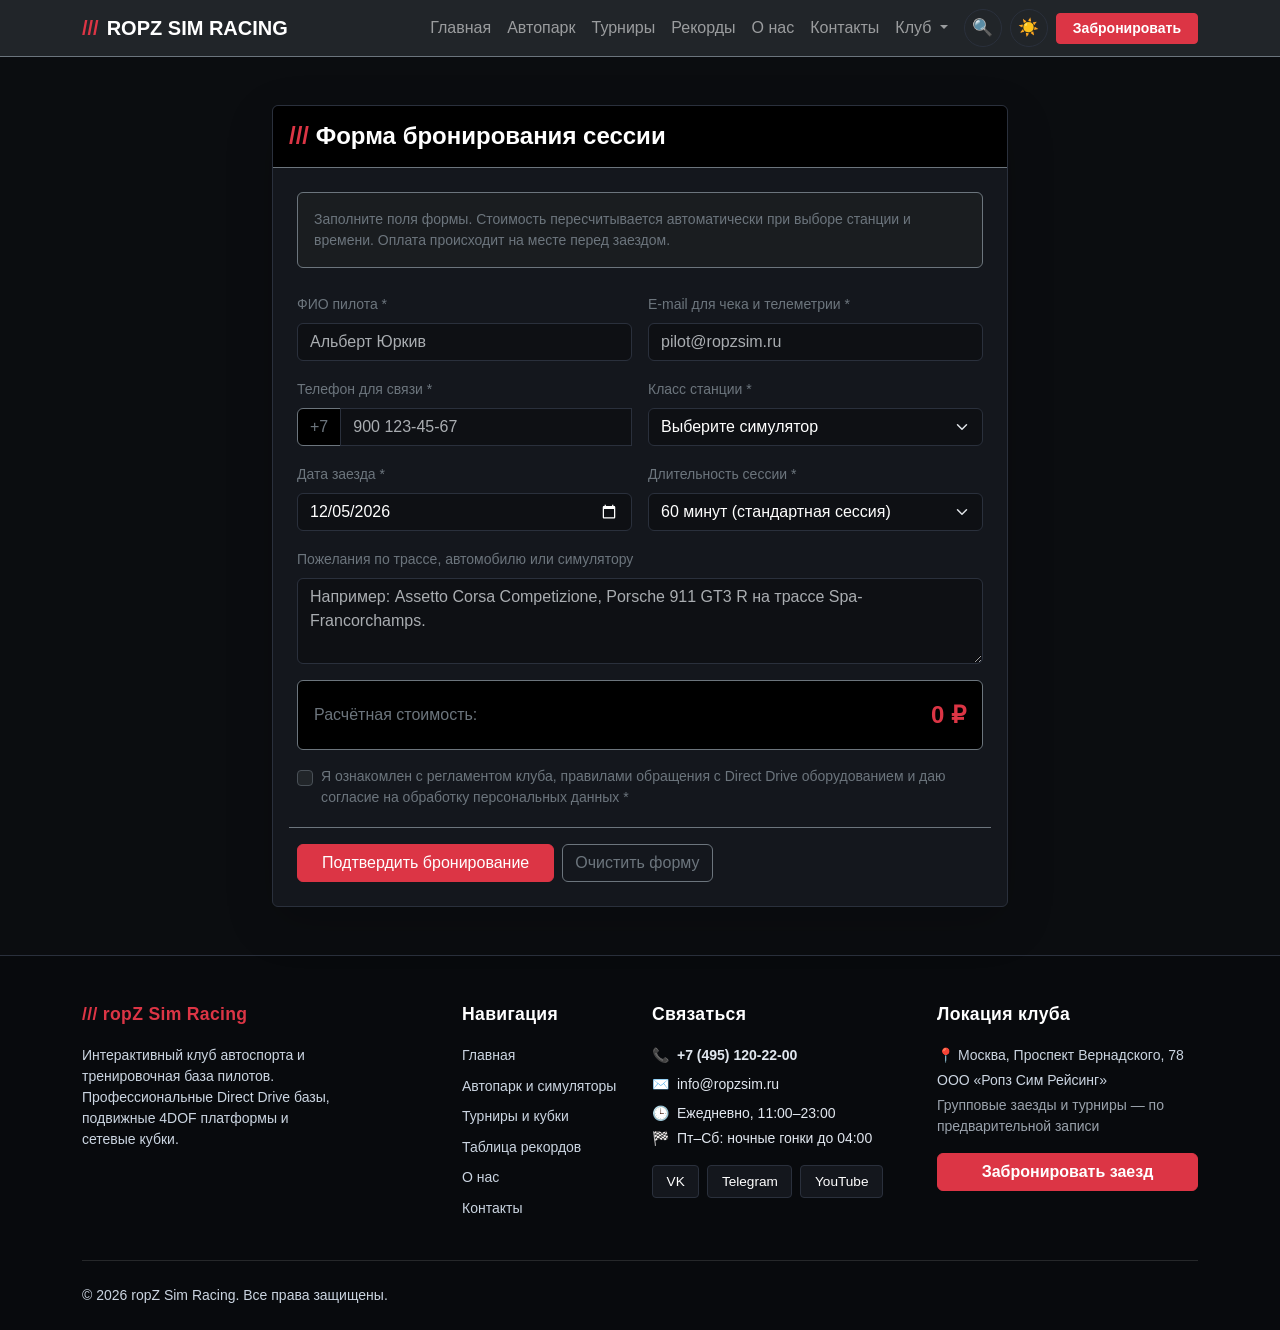
<file: order.html>
<!DOCTYPE html>
<html lang="ru">
<head>
  <meta charset="UTF-8">
  <meta name="viewport" content="width=device-width, initial-scale=1.0">
  <title>Бронирование заезда — ropZ Sim Racing</title>
  <link href="https://cdn.jsdelivr.net/npm/bootstrap@5.3.3/dist/css/bootstrap.min.css" rel="stylesheet">
  <link rel="stylesheet" href="css/custom.css">
</head>
<body id="top">

  <!-- Навигация: Главная -> Автопарк -> О нас -> Контакты -> Дополнительно -> Забронировать -->
  <nav class="navbar navbar-expand-xl navbar-dark bg-dark sticky-top border-bottom border-secondary">
    <div class="container">
      <a class="navbar-brand fw-bold text-uppercase d-flex align-items-center gap-2" href="index.html">
        <span class="text-danger">///</span> ropZ Sim Racing
      </a>
      <button class="navbar-toggler" type="button" data-bs-toggle="collapse" data-bs-target="#mainNavbar" aria-controls="mainNavbar" aria-expanded="false" aria-label="Переключить навигацию">
        <span class="navbar-toggler-icon"></span>
      </button>
      <div class="collapse navbar-collapse" id="mainNavbar">
        <ul class="navbar-nav ms-auto align-items-xl-center">
          <li class="nav-item"><a class="nav-link" href="index.html">Главная</a></li>
          <li class="nav-item"><a class="nav-link" href="catalog.html">Автопарк</a></li>
          <li class="nav-item"><a class="nav-link" href="tournaments.html">Турниры</a></li>
          <li class="nav-item"><a class="nav-link" href="leaderboard.html">Рекорды</a></li>
          <li class="nav-item"><a class="nav-link" href="about.html">О нас</a></li>
          <li class="nav-item"><a class="nav-link" href="contacts.html">Контакты</a></li>
          <li class="nav-item dropdown">
            <a class="nav-link dropdown-toggle" href="#" role="button" data-bs-toggle="dropdown" aria-expanded="false">
              Клуб
            </a>
            <ul class="dropdown-menu dropdown-menu-dark">
              <li><a class="dropdown-item" href="product.html">Обзор кокпита Pro</a></li>
              <li><a class="dropdown-item" href="catalog.html#faq">Регламент и FAQ</a></li>
            </ul>
          </li>
          <!-- Кнопка глобального поиска -->
          <li class="nav-item ms-xl-2 mt-2 mt-xl-0">
            <button class="search-trigger-btn" type="button" data-bs-toggle="modal" data-bs-target="#globalSearchModal" aria-label="Поиск по сайту" title="Поиск (Ctrl+K)">
              🔍
            </button>
          </li>
          <!-- Кнопка переключения темы -->
          <li class="nav-item ms-xl-2 mt-2 mt-xl-0">
            <button id="themeToggleBtn" class="theme-toggle-btn" type="button" aria-label="Сменить тему" title="Сменить тему">
              <span id="themeIcon">☀️</span>
            </button>
          </li>
          <li class="nav-item ms-xl-2 mt-2 mt-xl-0">
            <a class="btn btn-danger btn-sm px-3 fw-semibold" href="order.html">Забронировать</a>
          </li>
        </ul>
      </div>
    </div>
  </nav>

  <main class="container my-5">
    <div class="row justify-content-center">
      <div class="col-12 col-lg-8">
        <div id="orderAlertContainer"></div>

        <div class="card sim-card shadow-lg">
          <div class="card-header bg-black border-bottom border-secondary py-3">
            <h1 class="h4 mb-0 text-white fw-bold"><span class="text-danger">///</span> Форма бронирования сессии</h1>
          </div>
          <div class="card-body p-4">
            <div class="alert alert-dark border border-secondary text-secondary small mb-4" role="alert">
              Заполните поля формы. Стоимость пересчитывается автоматически при выборе станции и времени. Оплата происходит на месте перед заездом.
            </div>

            <form id="fullOrderForm" novalidate>
              <div class="row g-3">
                <div class="col-12 col-md-6">
                  <label for="order-name" class="form-label text-secondary small">ФИО пилота *</label>
                  <input id="order-name" name="name" type="text" class="form-control form-dark" placeholder="Альберт Юркив" required>
                  <div class="invalid-feedback">Введите ФИО.</div>
                </div>

                <div class="col-12 col-md-6">
                  <label for="order-email" class="form-label text-secondary small">E-mail для чека и телеметрии *</label>
                  <input id="order-email" name="email" type="email" class="form-control form-dark" placeholder="pilot@ropzsim.ru" required>
                  <div class="invalid-feedback">Введите корректный e-mail.</div>
                </div>

                <div class="col-12 col-md-6">
                  <label for="order-phone" class="form-label text-secondary small">Телефон для связи *</label>
                  <div class="input-group">
                    <span class="input-group-text bg-black border-secondary text-secondary">+7</span>
                    <input id="order-phone" name="phone" type="tel" class="form-control form-dark" placeholder="900 123-45-67" required>
                    <div class="invalid-feedback">Укажите номер телефона.</div>
                  </div>
                </div>

                <div class="col-12 col-md-6">
                  <label for="order-station" class="form-label text-secondary small">Класс станции *</label>
                  <select id="order-station" name="station" class="form-select form-dark" required>
                    <option value="" selected disabled>Выберите симулятор</option>
                    <option value="club">Club Rig — Moza R9 (1 200 ₽/час)</option>
                    <option value="pro">Pro Triple Screen — Simucube 2 (2 200 ₽/час)</option>
                    <option value="motion">Motion Platform 4DOF VR (3 200 ₽/час)</option>
                    <option value="formula">Formula Single Seater (2 800 ₽/час)</option>
                    <option value="drift">Rally & Drift Rig (1 800 ₽/час)</option>
                    <option value="lan">Аренда всей LAN-зоны (6 мест) (9 500 ₽/час)</option>
                  </select>
                  <div class="invalid-feedback">Выберите желаемый симулятор.</div>
                </div>

                <div class="col-12 col-md-6">
                  <label for="order-date" class="form-label text-secondary small">Дата заезда *</label>
                  <input id="order-date" name="date" type="date" class="form-control form-dark" required>
                  <div class="invalid-feedback">Выберите дату.</div>
                </div>

                <div class="col-12 col-md-6">
                  <label for="order-duration" class="form-label text-secondary small">Длительность сессии *</label>
                  <select id="order-duration" name="duration" class="form-select form-dark" required>
                    <option value="30">30 минут (разминка / хотлап)</option>
                    <option value="60" selected>60 минут (стандартная сессия)</option>
                    <option value="120">120 минут (полная гоночная дистанция)</option>
                  </select>
                </div>

                <div class="col-12">
                  <label for="order-comment" class="form-label text-secondary small">Пожелания по трассе, автомобилю или симулятору</label>
                  <textarea id="order-comment" name="comment" class="form-control form-dark" rows="3" placeholder="Например: Assetto Corsa Competizione, Porsche 911 GT3 R на трассе Spa-Francorchamps."></textarea>
                </div>

                <div class="col-12">
                  <div class="p-3 bg-black rounded border border-secondary d-flex justify-content-between align-items-center">
                    <span class="text-secondary">Расчётная стоимость:</span>
                    <span id="total-price" class="fs-4 fw-bold text-danger">0 ₽</span>
                  </div>
                </div>

                <div class="col-12">
                  <div class="form-check">
                    <input id="order-agree" class="form-check-input" type="checkbox" required>
                    <label class="form-check-label text-secondary small" for="order-agree">
                      Я ознакомлен с регламентом клуба, правилами обращения с Direct Drive оборудованием и даю согласие на обработку персональных данных *
                    </label>
                    <div class="invalid-feedback">Необходимо подтвердить согласие с регламентом.</div>
                  </div>
                </div>

                <div class="col-12 d-flex gap-2 pt-3 border-top border-secondary">
                  <button class="btn btn-danger px-4" type="submit">Подтвердить бронирование</button>
                  <button class="btn btn-outline-secondary" type="reset">Очистить форму</button>
                </div>
              </div>
            </form>
          </div>
        </div>
      </div>
    </div>
  </main>

  <!-- Футер -->
  <footer class="site-footer pt-5 pb-4 mt-5">
    <div class="container">
      <div class="row g-4">
        <!-- Колонка 1: О клубе -->
        <div class="col-12 col-md-6 col-lg-3">
          <h3 class="footer-heading text-danger">/// ropZ Sim Racing</h3>
          <p class="footer-text-bright small mb-0">
            Интерактивный клуб автоспорта и тренировочная база пилотов. Профессиональные Direct Drive базы, подвижные 4DOF платформы и сетевые кубки.
          </p>
        </div>

        <!-- Колонка 2: Навигация -->
        <div class="col-6 col-md-3 col-lg-2 offset-lg-1">
          <h4 class="footer-heading">Навигация</h4>
          <ul class="footer-links small">
            <li><a href="index.html">Главная</a></li>
            <li><a href="catalog.html">Автопарк и симуляторы</a></li>
            <li><a href="tournaments.html">Турниры и кубки</a></li>
            <li><a href="leaderboard.html">Таблица рекордов</a></li>
            <li><a href="about.html">О нас</a></li>
            <li><a href="contacts.html">Контакты</a></li>
          </ul>
        </div>

        <!-- Колонка 3: Связаться -->
        <div class="col-6 col-md-3 col-lg-3">
          <h4 class="footer-heading">Связаться</h4>
          <div class="small">
            <div class="footer-contact-item mb-2">
              <span class="me-2">📞</span><a href="tel:+74951202200" class="fw-semibold text-decoration-none">+7 (495) 120-22-00</a>
            </div>
            <div class="footer-contact-item mb-2">
              <span class="me-2">✉️</span><a href="mailto:info@ropzsim.ru" class="text-decoration-none">info@ropzsim.ru</a>
            </div>
            <div class="footer-contact-item mb-1">
              <span class="me-2">🕒</span>Ежедневно, 11:00–23:00
            </div>
            <div class="footer-contact-item mb-3">
              <span class="me-2">🏁</span>Пт–Сб: ночные гонки до 04:00
            </div>

            <div class="d-flex gap-2">
              <a href="https://vk.com" target="_blank" rel="noopener noreferrer" class="social-pill">VK</a>
              <a href="https://t.me" target="_blank" rel="noopener noreferrer" class="social-pill">Telegram</a>
              <a href="https://youtube.com" target="_blank" rel="noopener noreferrer" class="social-pill">YouTube</a>
            </div>
          </div>
        </div>

        <!-- Колонка 4: Локация -->
        <div class="col-12 col-md-6 col-lg-3">
          <h4 class="footer-heading">Локация клуба</h4>
          <p class="small footer-text-bright mb-1"><span class="me-1">📍</span>Москва, Проспект Вернадского, 78</p>
          <p class="small footer-text-bright mb-1">ООО «Ропз Сим Рейсинг»</p>
          <p class="small footer-text-bright mb-3 opacity-75">Групповые заезды и турниры — по предварительной записи</p>
          <a class="btn btn-danger w-100 fw-semibold" href="order.html">Забронировать заезд</a>
        </div>
      </div>

      <div class="footer-bottom d-flex justify-content-between align-items-center">
        <span class="small">© 2026 ropZ Sim Racing. Все права защищены.</span>
      </div>
    </div>
  </footer>

  <!-- Кнопка «Наверх» -->
  <button id="scrollTopBtn" class="scroll-to-top-btn" type="button" aria-label="Вернуться наверх" title="На старт">
    <svg viewBox="0 0 24 24" xmlns="http://www.w3.org/2000/svg">
      <path d="M12 2C6.48 2 2 6.48 2 12s4.48 10 10 10 10-4.48 10-10S17.52 2 12 2zm0 2c4.08 0 7.44 3.05 7.93 7h-3.08c-.41-1.16-1.52-2-2.85-2s-2.44.84-2.85 2H4.07C4.56 7.05 7.92 4 12 4zm-1 9c0-.55.45-1 1-1s1 .45 1 1-.45 1-1 1-1-.45-1-1zm-6.93 0h3.08c.41 1.16 1.52 2 2.85 2s2.44-.84 2.85-2h3.08c-.49 3.95-3.85 7-7.93 7s-7.44-3.05-7.93-7z"/>
    </svg>
  </button>

  <script src="https://cdn.jsdelivr.net/npm/bootstrap@5.3.3/dist/js/bootstrap.bundle.min.js"></script>
  <script src="js/main.js"></script>
</body>
</html>
</file>
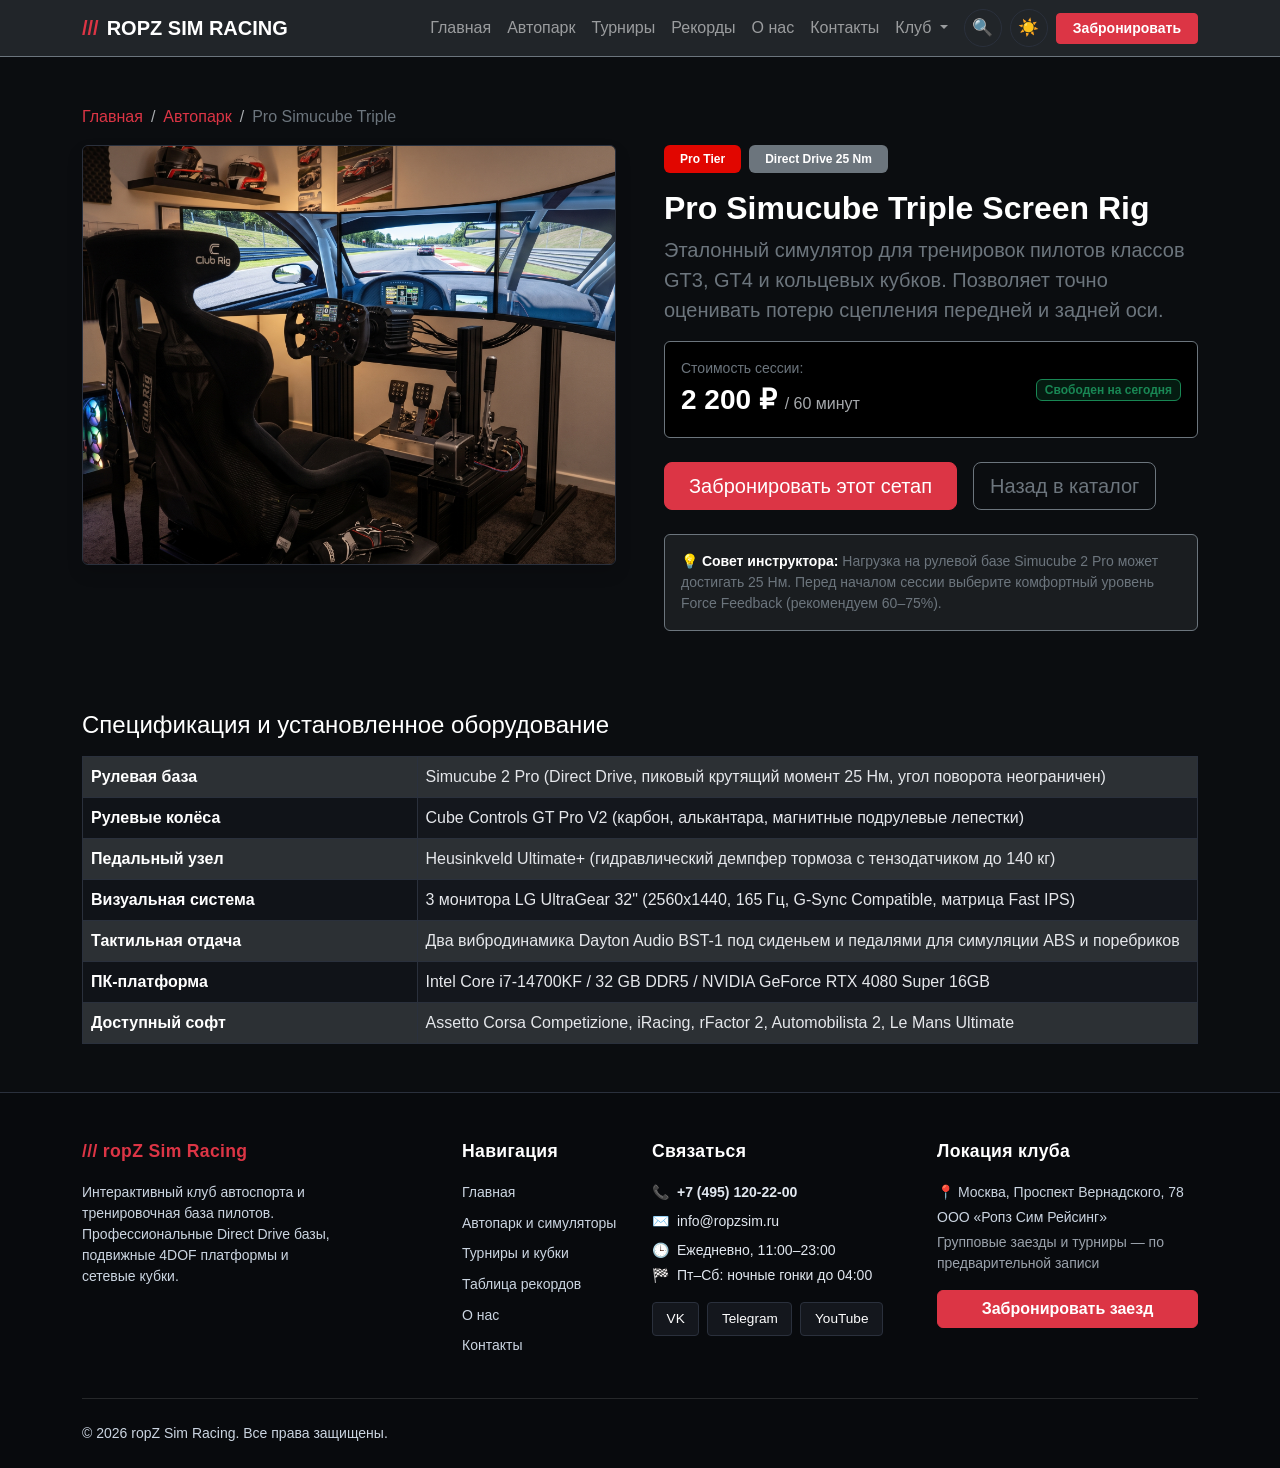
<file: product.html>
<!DOCTYPE html>
<html lang="ru">
<head>
  <meta charset="UTF-8">
  <meta name="viewport" content="width=device-width, initial-scale=1.0">
  <title>Кокпит Pro Simucube Triple — ropZ Sim Racing</title>
  <link href="https://cdn.jsdelivr.net/npm/bootstrap@5.3.3/dist/css/bootstrap.min.css" rel="stylesheet">
  <link rel="stylesheet" href="css/custom.css">
</head>
<body id="top">

  <!-- Навигация: Главная -> Автопарк -> О нас -> Контакты -> Дополнительно (active) -> Забронировать -->
  <nav class="navbar navbar-expand-xl navbar-dark bg-dark sticky-top border-bottom border-secondary">
    <div class="container">
      <a class="navbar-brand fw-bold text-uppercase d-flex align-items-center gap-2" href="index.html">
        <span class="text-danger">///</span> ropZ Sim Racing
      </a>
      <button class="navbar-toggler" type="button" data-bs-toggle="collapse" data-bs-target="#mainNavbar" aria-controls="mainNavbar" aria-expanded="false" aria-label="Переключить навигацию">
        <span class="navbar-toggler-icon"></span>
      </button>
      <div class="collapse navbar-collapse" id="mainNavbar">
        <ul class="navbar-nav ms-auto align-items-xl-center">
          <li class="nav-item"><a class="nav-link" href="index.html">Главная</a></li>
          <li class="nav-item"><a class="nav-link" href="catalog.html">Автопарк</a></li>
          <li class="nav-item"><a class="nav-link" href="tournaments.html">Турниры</a></li>
          <li class="nav-item"><a class="nav-link" href="leaderboard.html">Рекорды</a></li>
          <li class="nav-item"><a class="nav-link" href="about.html">О нас</a></li>
          <li class="nav-item"><a class="nav-link" href="contacts.html">Контакты</a></li>
          <li class="nav-item dropdown">
            <a class="nav-link dropdown-toggle" href="#" role="button" data-bs-toggle="dropdown" aria-expanded="false">
              Клуб
            </a>
            <ul class="dropdown-menu dropdown-menu-dark">
              <li><a class="dropdown-item" href="product.html">Обзор кокпита Pro</a></li>
              <li><a class="dropdown-item" href="catalog.html#faq">Регламент и FAQ</a></li>
            </ul>
          </li>
          <!-- Кнопка глобального поиска -->
          <li class="nav-item ms-xl-2 mt-2 mt-xl-0">
            <button class="search-trigger-btn" type="button" data-bs-toggle="modal" data-bs-target="#globalSearchModal" aria-label="Поиск по сайту" title="Поиск (Ctrl+K)">
              🔍
            </button>
          </li>
          <!-- Кнопка переключения темы -->
          <li class="nav-item ms-xl-2 mt-2 mt-xl-0">
            <button id="themeToggleBtn" class="theme-toggle-btn" type="button" aria-label="Сменить тему" title="Сменить тему">
              <span id="themeIcon">☀️</span>
            </button>
          </li>
          <li class="nav-item ms-xl-2 mt-2 mt-xl-0">
            <a class="btn btn-danger btn-sm px-3 fw-semibold" href="order.html">Забронировать</a>
          </li>
        </ul>
      </div>
    </div>
  </nav>

  <main class="container my-5">
    <nav aria-label="breadcrumb">
      <ol class="breadcrumb">
        <li class="breadcrumb-item"><a class="text-danger text-decoration-none" href="index.html">Главная</a></li>
        <li class="breadcrumb-item"><a class="text-danger text-decoration-none" href="catalog.html">Автопарк</a></li>
        <li class="breadcrumb-item active text-secondary" aria-current="page">Pro Simucube Triple</li>
      </ol>
    </nav>

    <div class="row g-5 align-items-start">
      <div class="col-12 col-lg-6">
        <img src="images/sim-pro.jpg" class="product-main-img rounded shadow" alt="Pro Simucube Triple Screen">
      </div>

      <div class="col-12 col-lg-6">
        <div class="d-flex gap-2 mb-3">
          <span class="badge badge-pro px-3 py-2">Pro Tier</span>
          <span class="badge bg-secondary px-3 py-2">Direct Drive 25 Nm</span>
        </div>
        <h1 class="h2 fw-bold text-white mb-2">Pro Simucube Triple Screen Rig</h1>
        <p class="lead text-secondary">
          Эталонный симулятор для тренировок пилотов классов GT3, GT4 и кольцевых кубков. Позволяет точно оценивать потерю сцепления передней и задней оси.
        </p>

        <div class="p-3 bg-black rounded border border-secondary mb-4">
          <div class="d-flex justify-content-between align-items-center">
            <div>
              <span class="text-secondary small d-block">Стоимость сессии:</span>
              <span class="fs-3 fw-bold text-white">2 200 ₽ <span class="fs-6 text-muted fw-normal">/ 60 минут</span></span>
            </div>
            <span class="badge bg-success-subtle text-success border border-success px-2 py-1">Свободен на сегодня</span>
          </div>
        </div>

        <div class="d-flex flex-wrap gap-3 mb-4">
          <a class="btn btn-danger btn-lg px-4" href="order.html">Забронировать этот сетап</a>
          <a class="btn btn-outline-secondary btn-lg" href="catalog.html">Назад в каталог</a>
        </div>

        <div class="alert alert-dark border border-secondary text-secondary small" role="alert">
          💡 <strong class="text-white">Совет инструктора:</strong> Нагрузка на рулевой базе Simucube 2 Pro может достигать 25 Нм. Перед началом сессии выберите комфортный уровень Force Feedback (рекомендуем 60–75%).
        </div>
      </div>
    </div>

    <!-- Таблица характеристик -->
    <section class="mt-5 pt-3">
      <h2 class="h4 text-white mb-3">Спецификация и установленное оборудование</h2>
      <div class="table-responsive">
        <table class="table table-dark table-bordered table-striped align-middle mb-0">
          <tbody>
            <tr>
              <th scope="row" style="width: 30%;">Рулевая база</th>
              <td>Simucube 2 Pro (Direct Drive, пиковый крутящий момент 25 Нм, угол поворота неограничен)</td>
            </tr>
            <tr>
              <th scope="row">Рулевые колёса</th>
              <td>Cube Controls GT Pro V2 (карбон, алькантара, магнитные подрулевые лепестки)</td>
            </tr>
            <tr>
              <th scope="row">Педальный узел</th>
              <td>Heusinkveld Ultimate+ (гидравлический демпфер тормоза с тензодатчиком до 140 кг)</td>
            </tr>
            <tr>
              <th scope="row">Визуальная система</th>
              <td>3 монитора LG UltraGear 32" (2560x1440, 165 Гц, G-Sync Compatible, матрица Fast IPS)</td>
            </tr>
            <tr>
              <th scope="row">Тактильная отдача</th>
              <td>Два вибродинамика Dayton Audio BST-1 под сиденьем и педалями для симуляции ABS и поребриков</td>
            </tr>
            <tr>
              <th scope="row">ПК-платформа</th>
              <td>Intel Core i7-14700KF / 32 GB DDR5 / NVIDIA GeForce RTX 4080 Super 16GB</td>
            </tr>
            <tr>
              <th scope="row">Доступный софт</th>
              <td>Assetto Corsa Competizione, iRacing, rFactor 2, Automobilista 2, Le Mans Ultimate</td>
            </tr>
          </tbody>
        </table>
      </div>
    </section>
  </main>

  <!-- Футер -->
  <footer class="site-footer pt-5 pb-4 mt-5">
    <div class="container">
      <div class="row g-4">
        <!-- Колонка 1: О клубе -->
        <div class="col-12 col-md-6 col-lg-3">
          <h3 class="footer-heading text-danger">/// ropZ Sim Racing</h3>
          <p class="footer-text-bright small mb-0">
            Интерактивный клуб автоспорта и тренировочная база пилотов. Профессиональные Direct Drive базы, подвижные 4DOF платформы и сетевые кубки.
          </p>
        </div>

        <!-- Колонка 2: Навигация -->
        <div class="col-6 col-md-3 col-lg-2 offset-lg-1">
          <h4 class="footer-heading">Навигация</h4>
          <ul class="footer-links small">
            <li><a href="index.html">Главная</a></li>
            <li><a href="catalog.html">Автопарк и симуляторы</a></li>
            <li><a href="tournaments.html">Турниры и кубки</a></li>
            <li><a href="leaderboard.html">Таблица рекордов</a></li>
            <li><a href="about.html">О нас</a></li>
            <li><a href="contacts.html">Контакты</a></li>
          </ul>
        </div>

        <!-- Колонка 3: Связаться -->
        <div class="col-6 col-md-3 col-lg-3">
          <h4 class="footer-heading">Связаться</h4>
          <div class="small">
            <div class="footer-contact-item mb-2">
              <span class="me-2">📞</span><a href="tel:+74951202200" class="fw-semibold text-decoration-none">+7 (495) 120-22-00</a>
            </div>
            <div class="footer-contact-item mb-2">
              <span class="me-2">✉️</span><a href="mailto:info@ropzsim.ru" class="text-decoration-none">info@ropzsim.ru</a>
            </div>
            <div class="footer-contact-item mb-1">
              <span class="me-2">🕒</span>Ежедневно, 11:00–23:00
            </div>
            <div class="footer-contact-item mb-3">
              <span class="me-2">🏁</span>Пт–Сб: ночные гонки до 04:00
            </div>

            <div class="d-flex gap-2">
              <a href="https://vk.com" target="_blank" rel="noopener noreferrer" class="social-pill">VK</a>
              <a href="https://t.me" target="_blank" rel="noopener noreferrer" class="social-pill">Telegram</a>
              <a href="https://youtube.com" target="_blank" rel="noopener noreferrer" class="social-pill">YouTube</a>
            </div>
          </div>
        </div>

        <!-- Колонка 4: Локация -->
        <div class="col-12 col-md-6 col-lg-3">
          <h4 class="footer-heading">Локация клуба</h4>
          <p class="small footer-text-bright mb-1"><span class="me-1">📍</span>Москва, Проспект Вернадского, 78</p>
          <p class="small footer-text-bright mb-1">ООО «Ропз Сим Рейсинг»</p>
          <p class="small footer-text-bright mb-3 opacity-75">Групповые заезды и турниры — по предварительной записи</p>
          <a class="btn btn-danger w-100 fw-semibold" href="order.html">Забронировать заезд</a>
        </div>
      </div>

      <div class="footer-bottom d-flex justify-content-between align-items-center">
        <span class="small">© 2026 ropZ Sim Racing. Все права защищены.</span>
      </div>
    </div>
  </footer>

  <!-- Кнопка «Наверх» -->
  <button id="scrollTopBtn" class="scroll-to-top-btn" type="button" aria-label="Вернуться наверх" title="На старт">
    <svg viewBox="0 0 24 24" xmlns="http://www.w3.org/2000/svg">
      <path d="M12 2C6.48 2 2 6.48 2 12s4.48 10 10 10 10-4.48 10-10S17.52 2 12 2zm0 2c4.08 0 7.44 3.05 7.93 7h-3.08c-.41-1.16-1.52-2-2.85-2s-2.44.84-2.85 2H4.07C4.56 7.05 7.92 4 12 4zm-1 9c0-.55.45-1 1-1s1 .45 1 1-.45 1-1 1-1-.45-1-1zm-6.93 0h3.08c.41 1.16 1.52 2 2.85 2s2.44-.84 2.85-2h3.08c-.49 3.95-3.85 7-7.93 7s-7.44-3.05-7.93-7z"/>
    </svg>
  </button>

  <script src="https://cdn.jsdelivr.net/npm/bootstrap@5.3.3/dist/js/bootstrap.bundle.min.js"></script>
  <script src="js/main.js"></script>
</body>
</html>
</file>
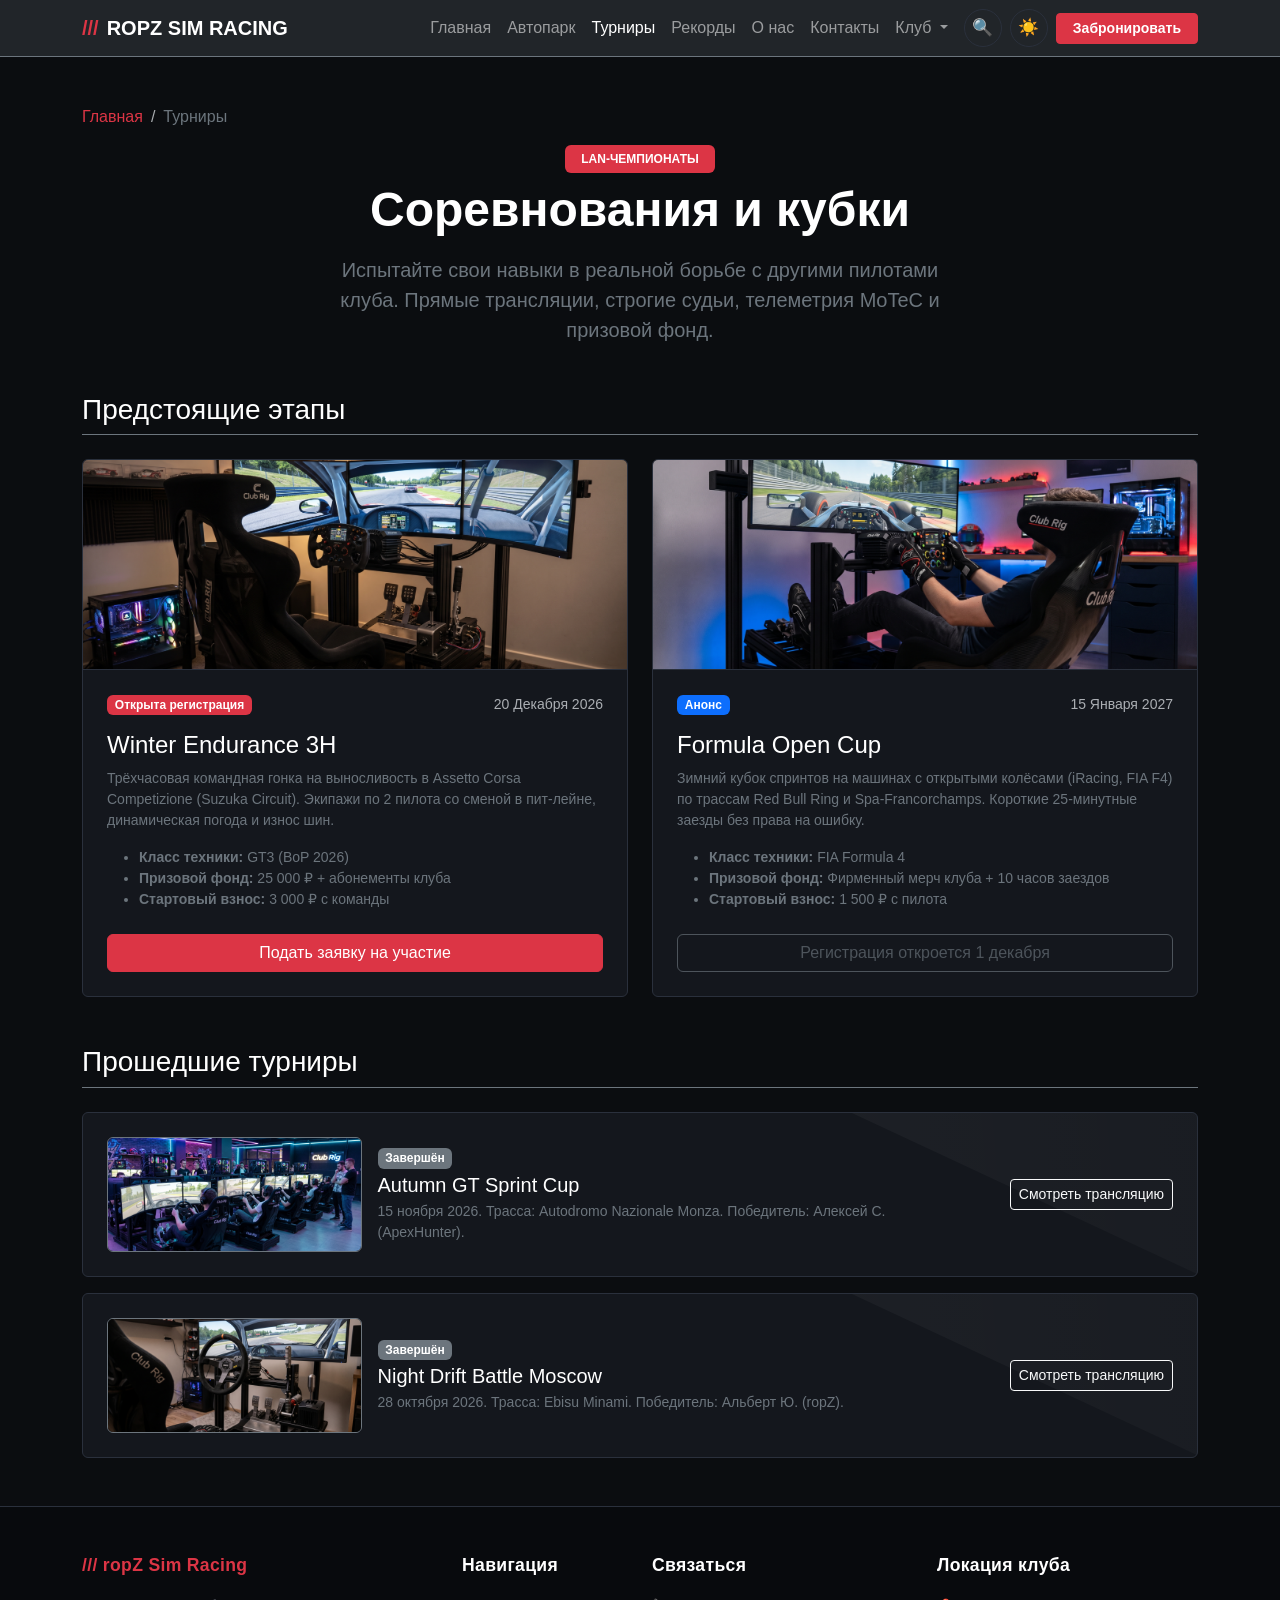
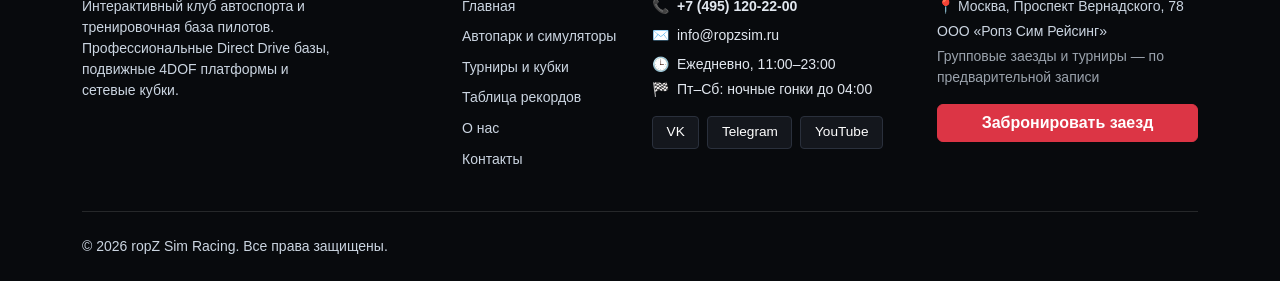
<file: tournaments.html>
<!DOCTYPE html>
<html lang="ru">
<head>
  <meta charset="UTF-8">
  <meta name="viewport" content="width=device-width, initial-scale=1.0">
  <title>Турниры и кубки — ropZ Sim Racing</title>
  <link href="https://cdn.jsdelivr.net/npm/bootstrap@5.3.3/dist/css/bootstrap.min.css" rel="stylesheet">
  <link rel="stylesheet" href="css/custom.css">
</head>
<body id="top">

  <!-- Навигация -->
  <nav class="navbar navbar-expand-xl navbar-dark bg-dark sticky-top border-bottom border-secondary">
    <div class="container">
      <a class="navbar-brand fw-bold text-uppercase d-flex align-items-center gap-2" href="index.html">
        <span class="text-danger">///</span> ropZ Sim Racing
      </a>
      <button class="navbar-toggler" type="button" data-bs-toggle="collapse" data-bs-target="#mainNavbar" aria-controls="mainNavbar" aria-expanded="false" aria-label="Переключить навигацию">
        <span class="navbar-toggler-icon"></span>
      </button>
      <div class="collapse navbar-collapse" id="mainNavbar">
        <ul class="navbar-nav ms-auto align-items-xl-center">
          <li class="nav-item"><a class="nav-link" href="index.html">Главная</a></li>
          <li class="nav-item"><a class="nav-link" href="catalog.html">Автопарк</a></li>
          <li class="nav-item"><a class="nav-link active" aria-current="page" href="tournaments.html">Турниры</a></li>
          <li class="nav-item"><a class="nav-link" href="leaderboard.html">Рекорды</a></li>
          <li class="nav-item"><a class="nav-link" href="about.html">О нас</a></li>
          <li class="nav-item"><a class="nav-link" href="contacts.html">Контакты</a></li>
          <li class="nav-item dropdown">
            <a class="nav-link dropdown-toggle" href="#" role="button" data-bs-toggle="dropdown" aria-expanded="false">
              Клуб
            </a>
            <ul class="dropdown-menu dropdown-menu-dark">
              <li><a class="dropdown-item" href="product.html">Обзор кокпита Pro</a></li>
              <li><a class="dropdown-item" href="catalog.html#faq">Регламент и FAQ</a></li>
              <li><hr class="dropdown-divider"></li>
              <li><a class="dropdown-item" href="order.html">Быстрая запись</a></li>
            </ul>
          </li>
          <!-- Кнопка глобального поиска -->
          <li class="nav-item ms-xl-2 mt-2 mt-xl-0">
            <button class="search-trigger-btn" type="button" data-bs-toggle="modal" data-bs-target="#globalSearchModal" aria-label="Поиск по сайту" title="Поиск (Ctrl+K)">
              🔍
            </button>
          </li>
          <!-- Кнопка переключения темы -->
          <li class="nav-item ms-xl-2 mt-2 mt-xl-0">
            <button id="themeToggleBtn" class="theme-toggle-btn" type="button" aria-label="Сменить тему" title="Сменить тему">
              <span id="themeIcon">☀️</span>
            </button>
          </li>
          <li class="nav-item ms-xl-2 mt-2 mt-xl-0">
            <a class="btn btn-danger btn-sm px-3 fw-semibold" href="order.html">Забронировать</a>
          </li>
        </ul>
      </div>
    </div>
  </nav>

  <main class="container my-5">
    <nav aria-label="breadcrumb">
      <ol class="breadcrumb">
        <li class="breadcrumb-item"><a class="text-danger text-decoration-none" href="index.html">Главная</a></li>
        <li class="breadcrumb-item text-secondary active" aria-current="page">Турниры</li>
      </ol>
    </nav>

    <div class="mb-5 text-center">
      <span class="badge bg-danger mb-2 px-3 py-2 text-uppercase badge-pulse">LAN-чемпионаты</span>
      <h1 class="display-5 fw-bold text-white mb-3">Соревнования и кубки</h1>
      <p class="text-secondary lead mx-auto" style="max-width: 650px;">
        Испытайте свои навыки в реальной борьбе с другими пилотами клуба. Прямые трансляции, строгие судьи, телеметрия MoTeC и призовой фонд.
      </p>
    </div>

    <!-- Предстоящие турниры -->
    <h2 class="h3 text-white mb-4 border-bottom border-secondary pb-2">Предстоящие этапы</h2>
    <div class="row g-4 mb-5">
      <div class="col-12 col-md-6">
        <div class="sim-card rounded h-100 d-flex flex-column">
          <img src="images/sim-pro.jpg" class="tournament-card-img" alt="Winter Endurance 3H">
          <div class="p-4 d-flex flex-column flex-grow-1">
            <div class="d-flex justify-content-between align-items-center mb-3">
              <span class="badge bg-danger badge-pulse">Открыта регистрация</span>
              <span class="text-muted small">20 Декабря 2026</span>
            </div>
            <h3 class="h4 text-white">Winter Endurance 3H</h3>
            <p class="text-secondary small mb-3">
              Трёхчасовая командная гонка на выносливость в Assetto Corsa Competizione (Suzuka Circuit). Экипажи по 2 пилота со сменой в пит-лейне, динамическая погода и износ шин.
            </p>
            <ul class="text-secondary small mb-4">
              <li><strong>Класс техники:</strong> GT3 (BoP 2026)</li>
              <li><strong>Призовой фонд:</strong> 25 000 ₽ + абонементы клуба</li>
              <li><strong>Стартовый взнос:</strong> 3 000 ₽ с команды</li>
            </ul>
            <a href="order.html" class="btn btn-danger mt-auto">Подать заявку на участие</a>
          </div>
        </div>
      </div>
      
      <div class="col-12 col-md-6">
        <div class="sim-card rounded h-100 d-flex flex-column">
          <img src="images/sim-formula.jpg" class="tournament-card-img" alt="Formula Open Cup">
          <div class="p-4 d-flex flex-column flex-grow-1">
            <div class="d-flex justify-content-between align-items-center mb-3">
              <span class="badge bg-primary">Анонс</span>
              <span class="text-muted small">15 Января 2027</span>
            </div>
            <h3 class="h4 text-white">Formula Open Cup</h3>
            <p class="text-secondary small mb-3">
              Зимний кубок спринтов на машинах с открытыми колёсами (iRacing, FIA F4) по трассам Red Bull Ring и Spa-Francorchamps. Короткие 25-минутные заезды без права на ошибку.
            </p>
            <ul class="text-secondary small mb-4">
              <li><strong>Класс техники:</strong> FIA Formula 4</li>
              <li><strong>Призовой фонд:</strong> Фирменный мерч клуба + 10 часов заездов</li>
              <li><strong>Стартовый взнос:</strong> 1 500 ₽ с пилота</li>
            </ul>
            <button class="btn btn-outline-secondary mt-auto" disabled>Регистрация откроется 1 декабря</button>
          </div>
        </div>
      </div>
    </div>

    <!-- Завершенные турниры -->
    <h2 class="h3 text-white mb-4 border-bottom border-secondary pb-2">Прошедшие турниры</h2>
    <div class="sim-card p-3 p-md-4 rounded mb-3">
      <div class="row align-items-center g-3">
        <div class="col-12 col-md-3">
          <img src="images/sim-lan.jpg" class="img-fluid rounded border border-secondary" style="height: 115px; width: 100%; object-fit: cover;" alt="Autumn GT Sprint Cup">
        </div>
        <div class="col-12 col-md-6">
          <span class="badge bg-secondary mb-1">Завершён</span>
          <h4 class="h5 text-white mb-1">Autumn GT Sprint Cup</h4>
          <p class="text-secondary small mb-0">15 ноября 2026. Трасса: Autodromo Nazionale Monza. Победитель: Алексей С. (ApexHunter).</p>
        </div>
        <div class="col-12 col-md-3 text-md-end">
          <a href="https://youtube.com" target="_blank" rel="noopener noreferrer" class="btn btn-outline-light btn-sm">Смотреть трансляцию</a>
        </div>
      </div>
    </div>

    <div class="sim-card p-3 p-md-4 rounded">
      <div class="row align-items-center g-3">
        <div class="col-12 col-md-3">
          <img src="images/sim-drift.jpg" class="img-fluid rounded border border-secondary" style="height: 115px; width: 100%; object-fit: cover;" alt="Night Drift Battle Moscow">
        </div>
        <div class="col-12 col-md-6">
          <span class="badge bg-secondary mb-1">Завершён</span>
          <h4 class="h5 text-white mb-1">Night Drift Battle Moscow</h4>
          <p class="text-secondary small mb-0">28 октября 2026. Трасса: Ebisu Minami. Победитель: Альберт Ю. (ropZ).</p>
        </div>
        <div class="col-12 col-md-3 text-md-end">
          <a href="https://youtube.com" target="_blank" rel="noopener noreferrer" class="btn btn-outline-light btn-sm">Смотреть трансляцию</a>
        </div>
      </div>
    </div>
  </main>

  <!-- Футер -->
  <footer class="site-footer pt-5 pb-4 mt-5">
    <div class="container">
      <div class="row g-4">
        <div class="col-12 col-md-6 col-lg-3">
          <h3 class="footer-heading text-danger">/// ropZ Sim Racing</h3>
          <p class="footer-text-bright small mb-0">
            Интерактивный клуб автоспорта и тренировочная база пилотов. Профессиональные Direct Drive базы, подвижные 4DOF платформы и сетевые кубки.
          </p>
        </div>

        <div class="col-6 col-md-3 col-lg-2 offset-lg-1">
          <h4 class="footer-heading">Навигация</h4>
          <ul class="footer-links small">
            <li><a href="index.html">Главная</a></li>
            <li><a href="catalog.html">Автопарк и симуляторы</a></li>
            <li><a href="tournaments.html">Турниры и кубки</a></li>
            <li><a href="leaderboard.html">Таблица рекордов</a></li>
            <li><a href="about.html">О нас</a></li>
            <li><a href="contacts.html">Контакты</a></li>
          </ul>
        </div>

        <div class="col-6 col-md-3 col-lg-3">
          <h4 class="footer-heading">Связаться</h4>
          <div class="small">
            <div class="footer-contact-item mb-2">
              <span class="me-2">📞</span><a href="tel:+74951202200" class="fw-semibold text-decoration-none">+7 (495) 120-22-00</a>
            </div>
            <div class="footer-contact-item mb-2">
              <span class="me-2">✉️</span><a href="mailto:info@ropzsim.ru" class="text-decoration-none">info@ropzsim.ru</a>
            </div>
            <div class="footer-contact-item mb-1">
              <span class="me-2">🕒</span>Ежедневно, 11:00–23:00
            </div>
            <div class="footer-contact-item mb-3">
              <span class="me-2">🏁</span>Пт–Сб: ночные гонки до 04:00
            </div>

            <div class="d-flex gap-2">
              <a href="https://vk.com" target="_blank" rel="noopener noreferrer" class="social-pill">VK</a>
              <a href="https://t.me" target="_blank" rel="noopener noreferrer" class="social-pill">Telegram</a>
              <a href="https://youtube.com" target="_blank" rel="noopener noreferrer" class="social-pill">YouTube</a>
            </div>
          </div>
        </div>

        <div class="col-12 col-md-6 col-lg-3">
          <h4 class="footer-heading">Локация клуба</h4>
          <p class="small footer-text-bright mb-1"><span class="me-1">📍</span>Москва, Проспект Вернадского, 78</p>
          <p class="small footer-text-bright mb-1">ООО «Ропз Сим Рейсинг»</p>
          <p class="small footer-text-bright mb-3 opacity-75">Групповые заезды и турниры — по предварительной записи</p>
          <a class="btn btn-danger w-100 fw-semibold" href="order.html">Забронировать заезд</a>
        </div>
      </div>

      <div class="footer-bottom d-flex justify-content-between align-items-center">
        <span class="small">© 2026 ropZ Sim Racing. Все права защищены.</span>
      </div>
    </div>
  </footer>

  <!-- Кнопка «Наверх» -->
  <button id="scrollTopBtn" class="scroll-to-top-btn" type="button" aria-label="Вернуться наверх" title="На старт">
    <svg viewBox="0 0 24 24" xmlns="http://www.w3.org/2000/svg">
      <path d="M12 2C6.48 2 2 6.48 2 12s4.48 10 10 10 10-4.48 10-10S17.52 2 12 2zm0 2c4.08 0 7.44 3.05 7.93 7h-3.08c-.41-1.16-1.52-2-2.85-2s-2.44.84-2.85 2H4.07C4.56 7.05 7.92 4 12 4zm-1 9c0-.55.45-1 1-1s1 .45 1 1-.45 1-1 1-1-.45-1-1zm-6.93 0h3.08c.41 1.16 1.52 2 2.85 2s2.44-.84 2.85-2h3.08c-.49 3.95-3.85 7-7.93 7s-7.44-3.05-7.93-7z"/>
    </svg>
  </button>

  <script src="https://cdn.jsdelivr.net/npm/bootstrap@5.3.3/dist/js/bootstrap.bundle.min.js"></script>
  <script src="js/main.js"></script>
</body>
</html>
</file>
<file: css/custom.css>
:root {
  --sim-primary: #e10600;
  --sim-dark: #0b0d10;
  --sim-surface: #14171d;
  --sim-surface-light: #1c2129;
  --sim-border: #2a303c;
  --theme-transition: background-color 0.65s ease, color 0.65s ease, border-color 0.65s ease, box-shadow 0.65s ease;
}

/* Плавная анимация смены темы для всех элементов */
body,
.navbar,
.sim-card,
.site-footer,
.dropdown-menu,
.modal-content-sim,
.form-dark,
.input-group-text,
.accordion-item,
.accordion-button,
.accordion-body,
.alert,
.social-pill,
.theme-toggle-btn,
.search-trigger-btn,
.scroll-to-top-btn,
.table,
.table th,
.table td,
h1, h2, h3, h4, h5, h6, p, span, a {
  transition: var(--theme-transition);
}

body {
  min-height: 100vh;
  background-color: var(--sim-dark);
  color: #e6e8eb;
  font-family: -apple-system, BlinkMacSystemFont, "Segoe UI", Roboto, "Helvetica Neue", Arial, sans-serif;
}

.sim-card {
  background-color: var(--sim-surface);
  border: 1px solid var(--sim-border);
  position: relative;
  overflow: hidden;
}

.sim-card:hover {
  transform: translateY(-4px);
  border-color: var(--sim-primary);
  box-shadow: 0 10px 20px rgba(0, 0, 0, 0.4);
}

.sim-card::after {
  content: "";
  position: absolute;
  top: -50%;
  left: -50%;
  width: 200%;
  height: 200%;
  background: linear-gradient(60deg, transparent, rgba(255, 255, 255, 0.04), transparent);
  transform: rotate(25deg) translateY(-100%);
  transition: transform 0.75s ease-in-out;
  pointer-events: none;
}

.sim-card:hover::after {
  transform: rotate(25deg) translateY(100%);
}

.card-img-top {
  height: 200px;
  object-fit: cover;
  border-bottom: 1px solid var(--sim-border);
}

.tournament-card-img {
  height: 210px;
  width: 100%;
  object-fit: cover;
  border-bottom: 1px solid var(--sim-border);
}

.product-main-img {
  width: 100%;
  height: 420px;
  object-fit: cover;
  border: 1px solid var(--sim-border);
}

.badge-motion { background-color: #8a2be2; }
.badge-pro { background-color: var(--sim-primary); }
.badge-club { background-color: #0d6efd; }

@keyframes pulseBadge {
  0% { transform: scale(1); box-shadow: 0 0 0 0 rgba(225, 6, 0, 0.7); }
  70% { transform: scale(1.05); box-shadow: 0 0 0 8px rgba(225, 6, 0, 0); }
  100% { transform: scale(1); box-shadow: 0 0 0 0 rgba(225, 6, 0, 0); }
}

.badge-pulse {
  animation: pulseBadge 2s infinite ease-in-out;
}

/* Таблицы */
.table-sim,
.table-dark {
  --bs-table-bg: var(--sim-surface) !important;
  --bs-table-color: #f3f4f6 !important;
  --bs-table-striped-color: #f3f4f6 !important;
  color: #f3f4f6 !important;
  border-color: var(--sim-border) !important;
}

.table-sim th,
.table-dark th {
  color: #ffffff !important;
  background-color: #101318 !important;
  border-color: var(--sim-border) !important;
}

.table-sim td,
.table-dark td {
  color: #e5e7eb !important;
  background-color: var(--sim-surface) !important;
  border-color: var(--sim-border) !important;
}

/* Аккордеон */
.accordion-sim .accordion-item {
  background-color: var(--sim-surface);
  border: 1px solid var(--sim-border);
  margin-bottom: 0.5rem;
  border-radius: 0.375rem;
  overflow: hidden;
}

.accordion-sim .accordion-button {
  background-color: #101318;
  color: #e6e8eb;
}

.accordion-sim .accordion-button:not(.collapsed) {
  background-color: #1c2129;
  color: #fff;
  box-shadow: none;
}

.accordion-sim .accordion-body {
  background-color: var(--sim-surface);
  color: #adb5bd;
}

/* Поля ввода */
.form-dark {
  background-color: #0e1014;
  border-color: var(--sim-border);
  color: #fff;
}

.form-dark:focus {
  background-color: #0e1014;
  border-color: var(--sim-primary);
  color: #fff;
  box-shadow: 0 0 0 0.25rem rgba(225, 6, 0, 0.25);
}

.modal-content-sim {
  background-color: var(--sim-surface);
  border: 1px solid var(--sim-border);
}

/* Кнопки поиска и темы в шапке */
.theme-toggle-btn,
.search-trigger-btn {
  background: transparent;
  border: 1px solid var(--sim-border);
  color: #e2e8f0;
  border-radius: 50%;
  width: 38px;
  height: 38px;
  display: inline-flex;
  align-items: center;
  justify-content: center;
  font-size: 1.05rem;
  cursor: pointer;
}

.theme-toggle-btn {
  color: #ffc107;
}

.theme-toggle-btn:hover {
  transform: rotate(25deg) scale(1.1);
  border-color: var(--sim-primary);
}

.search-trigger-btn:hover {
  transform: scale(1.08);
  border-color: var(--sim-primary);
  color: #ffffff;
}

/* Результаты глобального поиска */
.search-result-item {
  display: block;
  padding: 0.75rem 1rem;
  border-radius: 6px;
  border: 1px solid var(--sim-border);
  background-color: var(--sim-dark);
  text-decoration: none;
  margin-bottom: 0.5rem;
}

.search-result-item:hover {
  border-color: var(--sim-primary);
  transform: translateX(4px);
}

/* Футер */
.site-footer {
  background-color: #080a0d;
  color: #cbd5e1;
  border-top: 1px solid var(--sim-border);
}

.footer-heading {
  font-size: 1.1rem;
  font-weight: 700;
  color: #ffffff;
  margin-bottom: 1.25rem;
  letter-spacing: 0.02rem;
}

.footer-links {
  list-style: none;
  padding: 0;
  margin: 0;
}

.footer-links li {
  margin-bottom: 0.6rem;
}

.footer-links a {
  color: #cbd5e1 !important;
  text-decoration: none;
}

.footer-links a:hover {
  color: #ffffff !important;
}

.footer-contact-item {
  margin-bottom: 0.6rem;
  color: #e2e8f0 !important;
}

.footer-contact-item a {
  color: #e2e8f0 !important;
}

.footer-contact-item a:hover {
  color: #ffffff !important;
}

.footer-text-bright {
  color: #cbd5e1 !important;
}

.footer-bottom {
  border-top: 1px solid rgba(255, 255, 255, 0.12);
  padding-top: 1.5rem;
  margin-top: 2rem;
  color: #cbd5e1 !important;
}

.social-pill {
  display: inline-flex;
  align-items: center;
  justify-content: center;
  padding: 0.35rem 0.85rem;
  background-color: var(--sim-surface);
  border: 1px solid var(--sim-border);
  color: #ffffff !important;
  border-radius: 4px;
  text-decoration: none;
  font-size: 0.85rem;
}

.social-pill:hover {
  border-color: var(--sim-primary);
  background-color: var(--sim-primary);
  color: #ffffff !important;
  transform: translateY(-2px);
}

/* Плавающая кнопка-руль */
.scroll-to-top-btn {
  position: fixed;
  bottom: 25px;
  right: 25px;
  width: 52px;
  height: 52px;
  background-color: #14171d;
  border: 2px solid #2a303c;
  border-radius: 50%;
  color: #ffffff;
  display: flex;
  align-items: center;
  justify-content: center;
  text-decoration: none;
  z-index: 1050;
  box-shadow: 0 4px 15px rgba(0, 0, 0, 0.6);
  opacity: 0;
  visibility: hidden;
  transform: translateY(20px) scale(0.85);
  transition: opacity 0.35s ease, transform 0.35s cubic-bezier(0.34, 1.56, 0.64, 1), var(--theme-transition);
  cursor: pointer;
}

.scroll-to-top-btn.show {
  opacity: 1;
  visibility: visible;
  transform: translateY(0) scale(1);
}

.scroll-to-top-btn:hover {
  background-color: var(--sim-primary);
  border-color: #ff3333;
  color: #ffffff;
  transform: translateY(-4px) scale(1.08);
  box-shadow: 0 8px 25px rgba(225, 6, 0, 0.5);
}

.scroll-to-top-btn svg {
  width: 26px;
  height: 26px;
  fill: currentColor;
  transition: transform 0.3s ease;
}

.scroll-to-top-btn:hover svg {
  transform: rotate(-35deg);
}

/* ========================================================
   СВЕТЛАЯ ТЕМА
======================================================== */
[data-bs-theme="light"] {
  --sim-dark: #f4f6f9;
  --sim-surface: #ffffff;
  --sim-surface-light: #e9ecef;
  --sim-border: #ced4da;
}

[data-bs-theme="light"] body {
  background-color: var(--sim-dark);
  color: #1a1e24;
}

[data-bs-theme="light"] .text-white,
[data-bs-theme="light"] h1,
[data-bs-theme="light"] h2,
[data-bs-theme="light"] h3,
[data-bs-theme="light"] h4,
[data-bs-theme="light"] h5,
[data-bs-theme="light"] h6 {
  color: #111827 !important;
}

[data-bs-theme="light"] .text-secondary,
[data-bs-theme="light"] .text-muted,
[data-bs-theme="light"] p.lead {
  color: #4b5563 !important;
}

[data-bs-theme="light"] .bg-black,
[data-bs-theme="light"] .bg-dark {
  background-color: #f1f5f9 !important;
  color: #111827 !important;
}

[data-bs-theme="light"] .navbar {
  background-color: #ffffff !important;
  border-color: #e2e8f0 !important;
}

[data-bs-theme="light"] .navbar-brand {
  color: #0f172a !important;
}

[data-bs-theme="light"] .nav-link {
  color: #334155 !important;
}

[data-bs-theme="light"] .nav-link:hover,
[data-bs-theme="light"] .nav-link.active {
  color: var(--sim-primary) !important;
}

[data-bs-theme="light"] .navbar-toggler {
  border-color: #cbd5e1 !important;
}

[data-bs-theme="light"] .navbar-toggler-icon {
  filter: invert(1);
}

[data-bs-theme="light"] .dropdown-menu {
  background-color: #ffffff !important;
  border-color: #e2e8f0 !important;
}

[data-bs-theme="light"] .dropdown-item {
  color: #1e293b !important;
}

[data-bs-theme="light"] .dropdown-item:hover {
  background-color: #f1f5f9 !important;
  color: var(--sim-primary) !important;
}

[data-bs-theme="light"] .search-trigger-btn {
  color: #334155;
  border-color: #cbd5e1;
}

[data-bs-theme="light"] .search-trigger-btn:hover {
  color: var(--sim-primary);
  border-color: var(--sim-primary);
}

[data-bs-theme="light"] .search-result-item {
  background-color: #f8fafc;
  border-color: #e2e8f0;
}

[data-bs-theme="light"] .sim-card {
  background-color: #ffffff !important;
  border-color: #e2e8f0 !important;
  box-shadow: 0 4px 12px rgba(0, 0, 0, 0.05);
}

[data-bs-theme="light"] .card-title {
  color: #111827 !important;
}

[data-bs-theme="light"] .site-footer {
  background-color: #e9ecef !important;
  border-color: #dee2e6 !important;
  color: #495057 !important;
}

[data-bs-theme="light"] .footer-heading {
  color: #212529 !important;
}

[data-bs-theme="light"] .footer-links a,
[data-bs-theme="light"] .footer-contact-item,
[data-bs-theme="light"] .footer-contact-item a,
[data-bs-theme="light"] .footer-text-bright {
  color: #495057 !important;
}

[data-bs-theme="light"] .footer-bottom {
  border-color: #ced4da !important;
  color: #495057 !important;
}

[data-bs-theme="light"] .social-pill {
  background-color: #ffffff !important;
  border-color: #ced4da !important;
  color: #212529 !important;
}

[data-bs-theme="light"] .social-pill:hover {
  background-color: var(--sim-primary) !important;
  border-color: var(--sim-primary) !important;
  color: #ffffff !important;
}

[data-bs-theme="light"] .modal-content-sim {
  background-color: #ffffff !important;
  color: #111827 !important;
}

[data-bs-theme="light"] .btn-close-white {
  filter: none !important;
}

[data-bs-theme="light"] .form-dark {
  background-color: #ffffff !important;
  border-color: #cbd5e1 !important;
  color: #0f172a !important;
}

[data-bs-theme="light"] .form-dark:focus {
  background-color: #ffffff !important;
  border-color: var(--sim-primary) !important;
  color: #0f172a !important;
}

[data-bs-theme="light"] .input-group-text {
  background-color: #f1f5f9 !important;
  border-color: #cbd5e1 !important;
  color: #334155 !important;
}

[data-bs-theme="light"] .accordion-sim .accordion-item {
  background-color: #ffffff;
  border-color: #e2e8f0;
}

[data-bs-theme="light"] .accordion-sim .accordion-button {
  background-color: #f8fafc;
  color: #0f172a;
}

[data-bs-theme="light"] .accordion-sim .accordion-button:not(.collapsed) {
  background-color: #f1f5f9;
  color: var(--sim-primary);
}

[data-bs-theme="light"] .accordion-sim .accordion-body {
  background-color: #ffffff;
  color: #334155;
}

[data-bs-theme="light"] .table-sim,
[data-bs-theme="light"] .table-dark {
  --bs-table-bg: #ffffff !important;
  --bs-table-color: #111827 !important;
  --bs-table-striped-color: #111827 !important;
  border-color: #dee2e6 !important;
}

[data-bs-theme="light"] .table-sim th,
[data-bs-theme="light"] .table-dark th {
  background-color: #f8f9fa !important;
  color: #111827 !important;
  border-color: #dee2e6 !important;
}

[data-bs-theme="light"] .table-sim td,
[data-bs-theme="light"] .table-dark td {
  background-color: #ffffff !important;
  color: #334155 !important;
  border-color: #dee2e6 !important;
}

[data-bs-theme="light"] .alert-dark {
  background-color: #f8fafc !important;
  border-color: #cbd5e1 !important;
  color: #1e293b !important;
}

[data-bs-theme="light"] .scroll-to-top-btn {
  background-color: #ffffff;
  border-color: #cbd5e1;
  color: #0f172a;
  box-shadow: 0 4px 15px rgba(0, 0, 0, 0.15);
}

[data-bs-theme="light"] .scroll-to-top-btn:hover {
  background-color: var(--sim-primary);
  border-color: var(--sim-primary);
  color: #ffffff;
}
</file>
